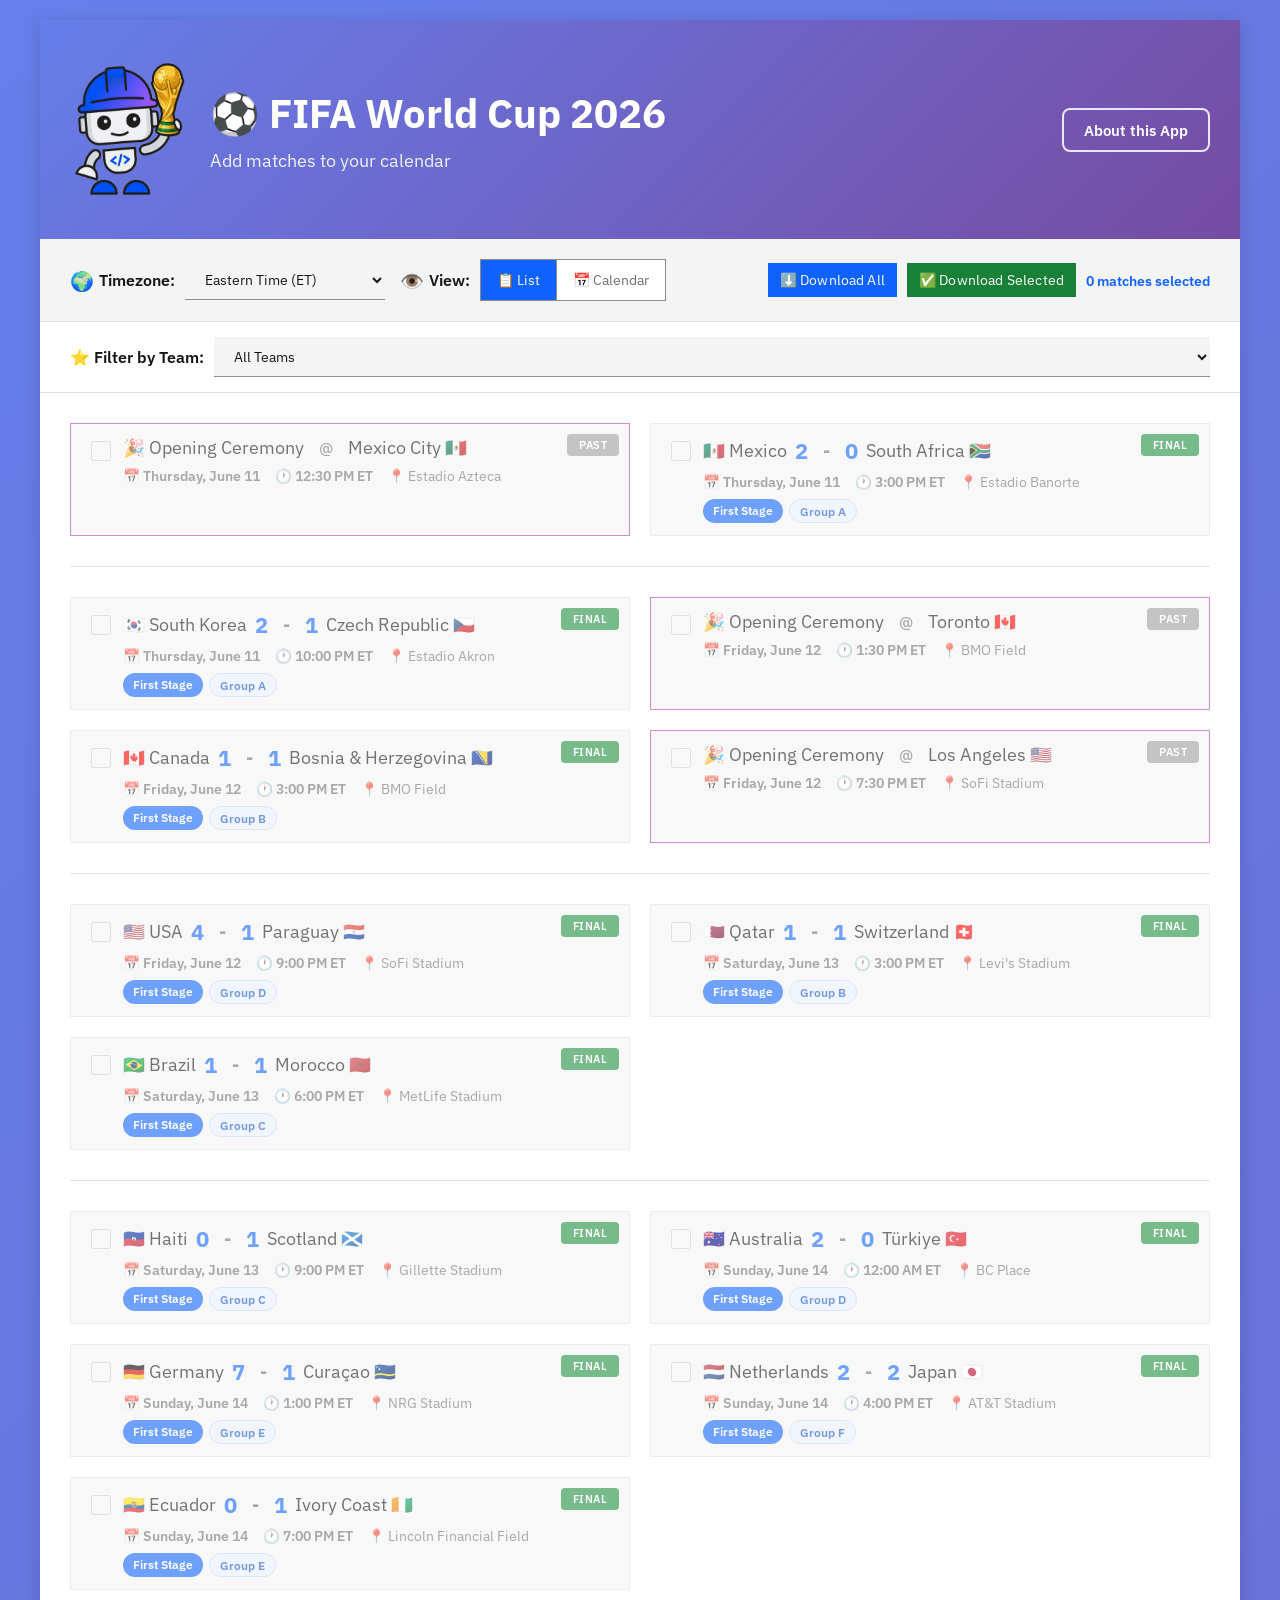
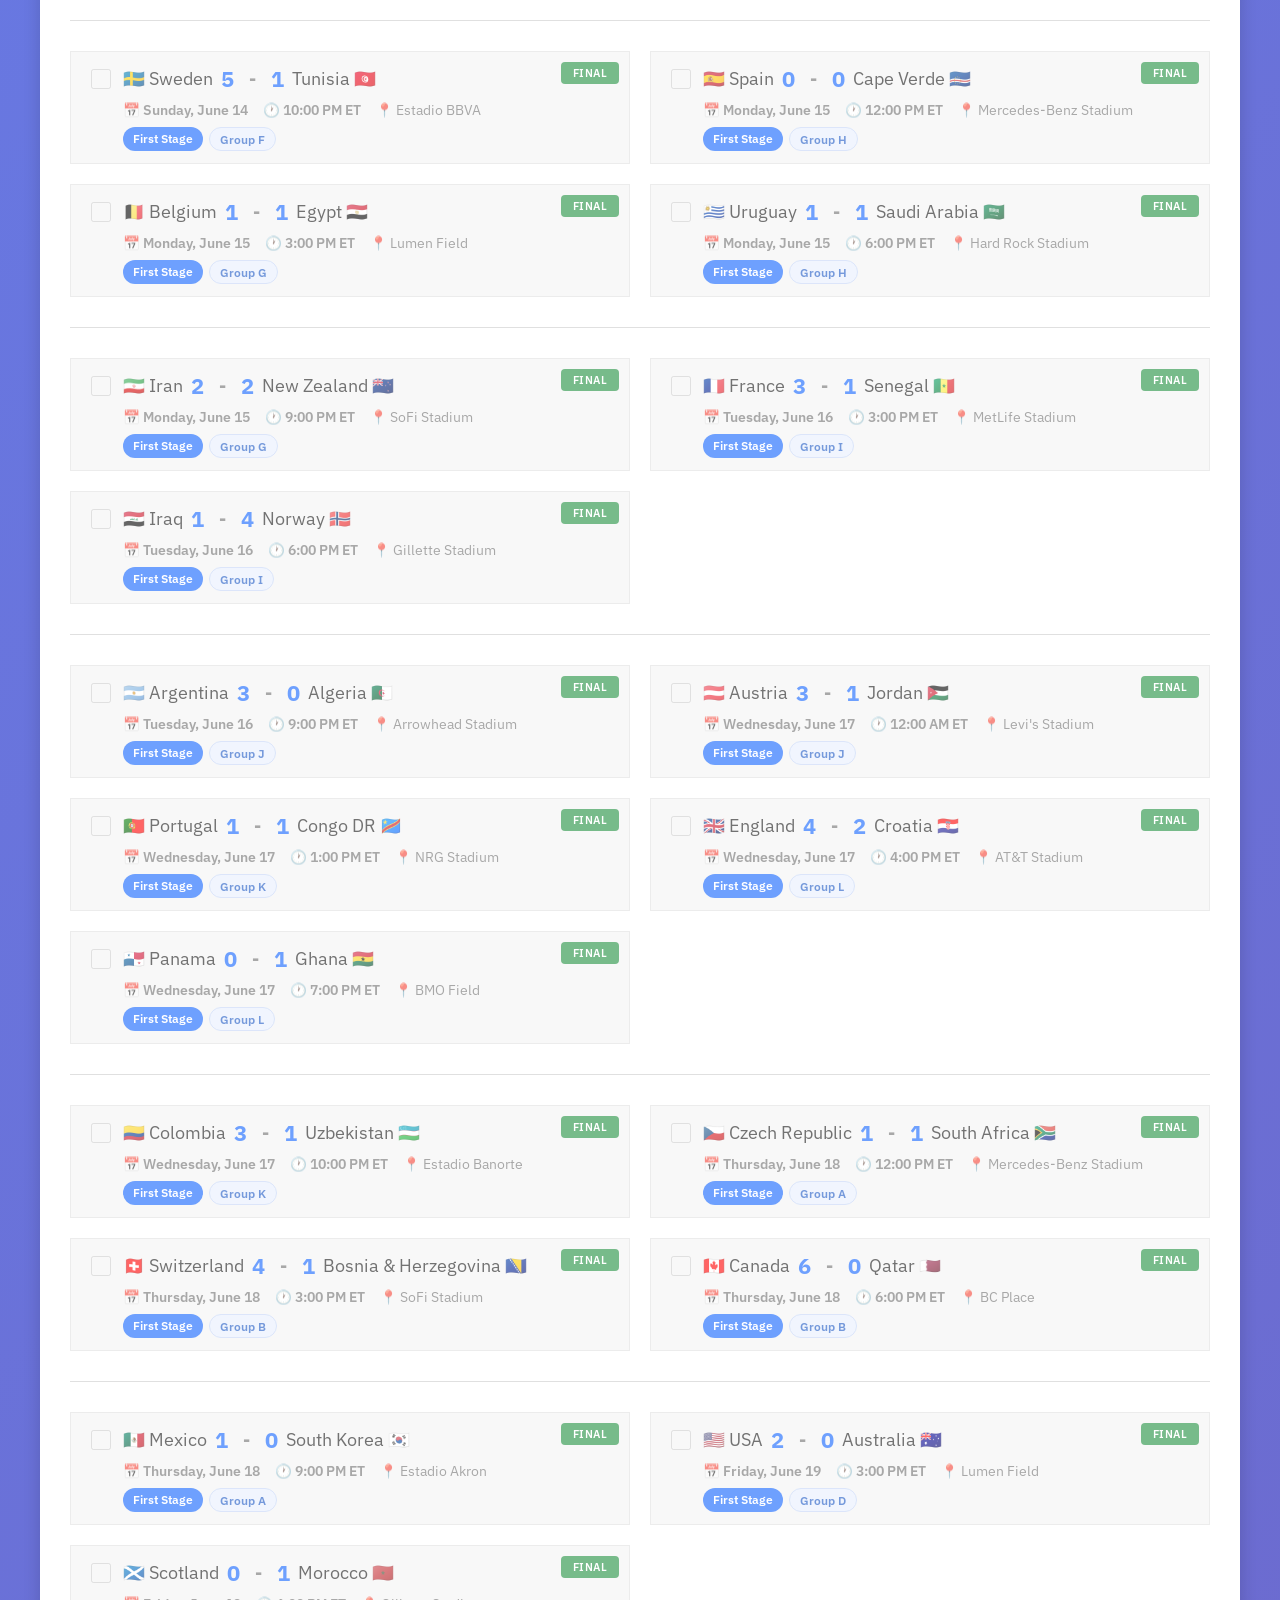
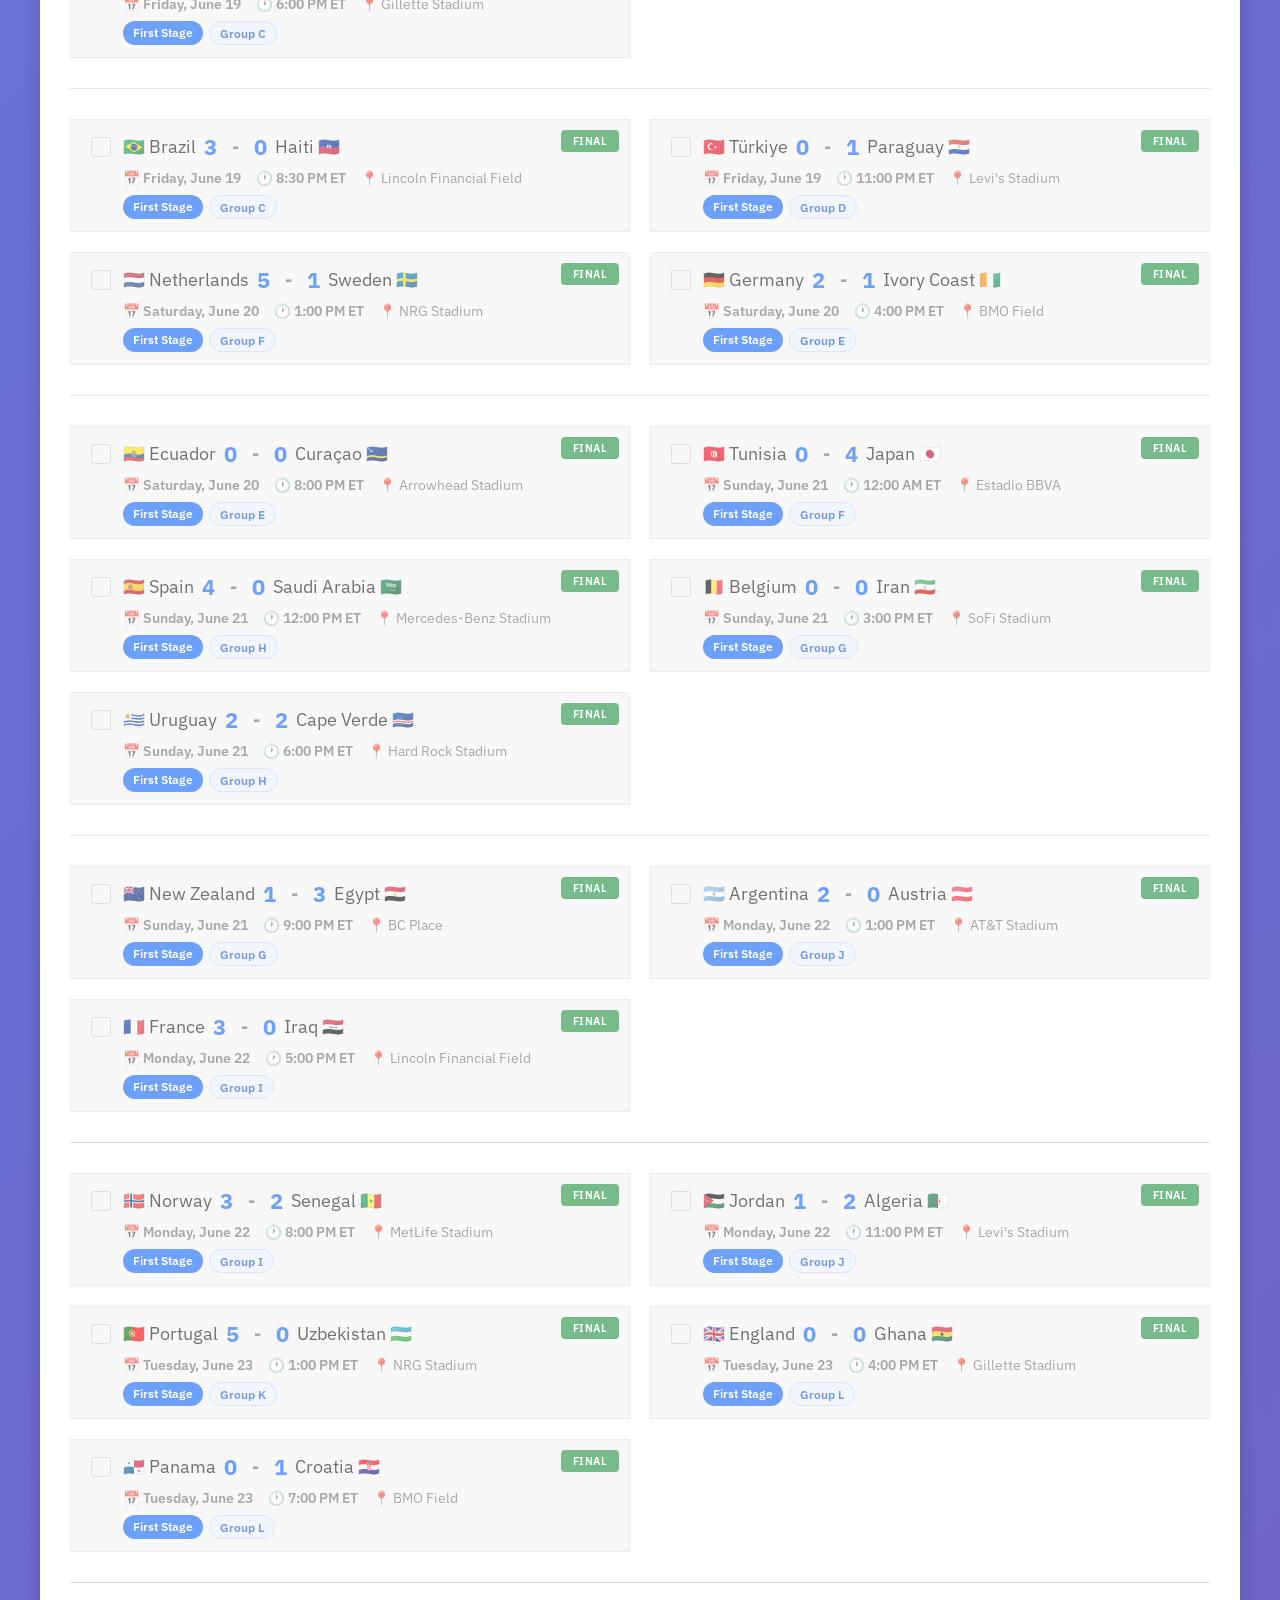
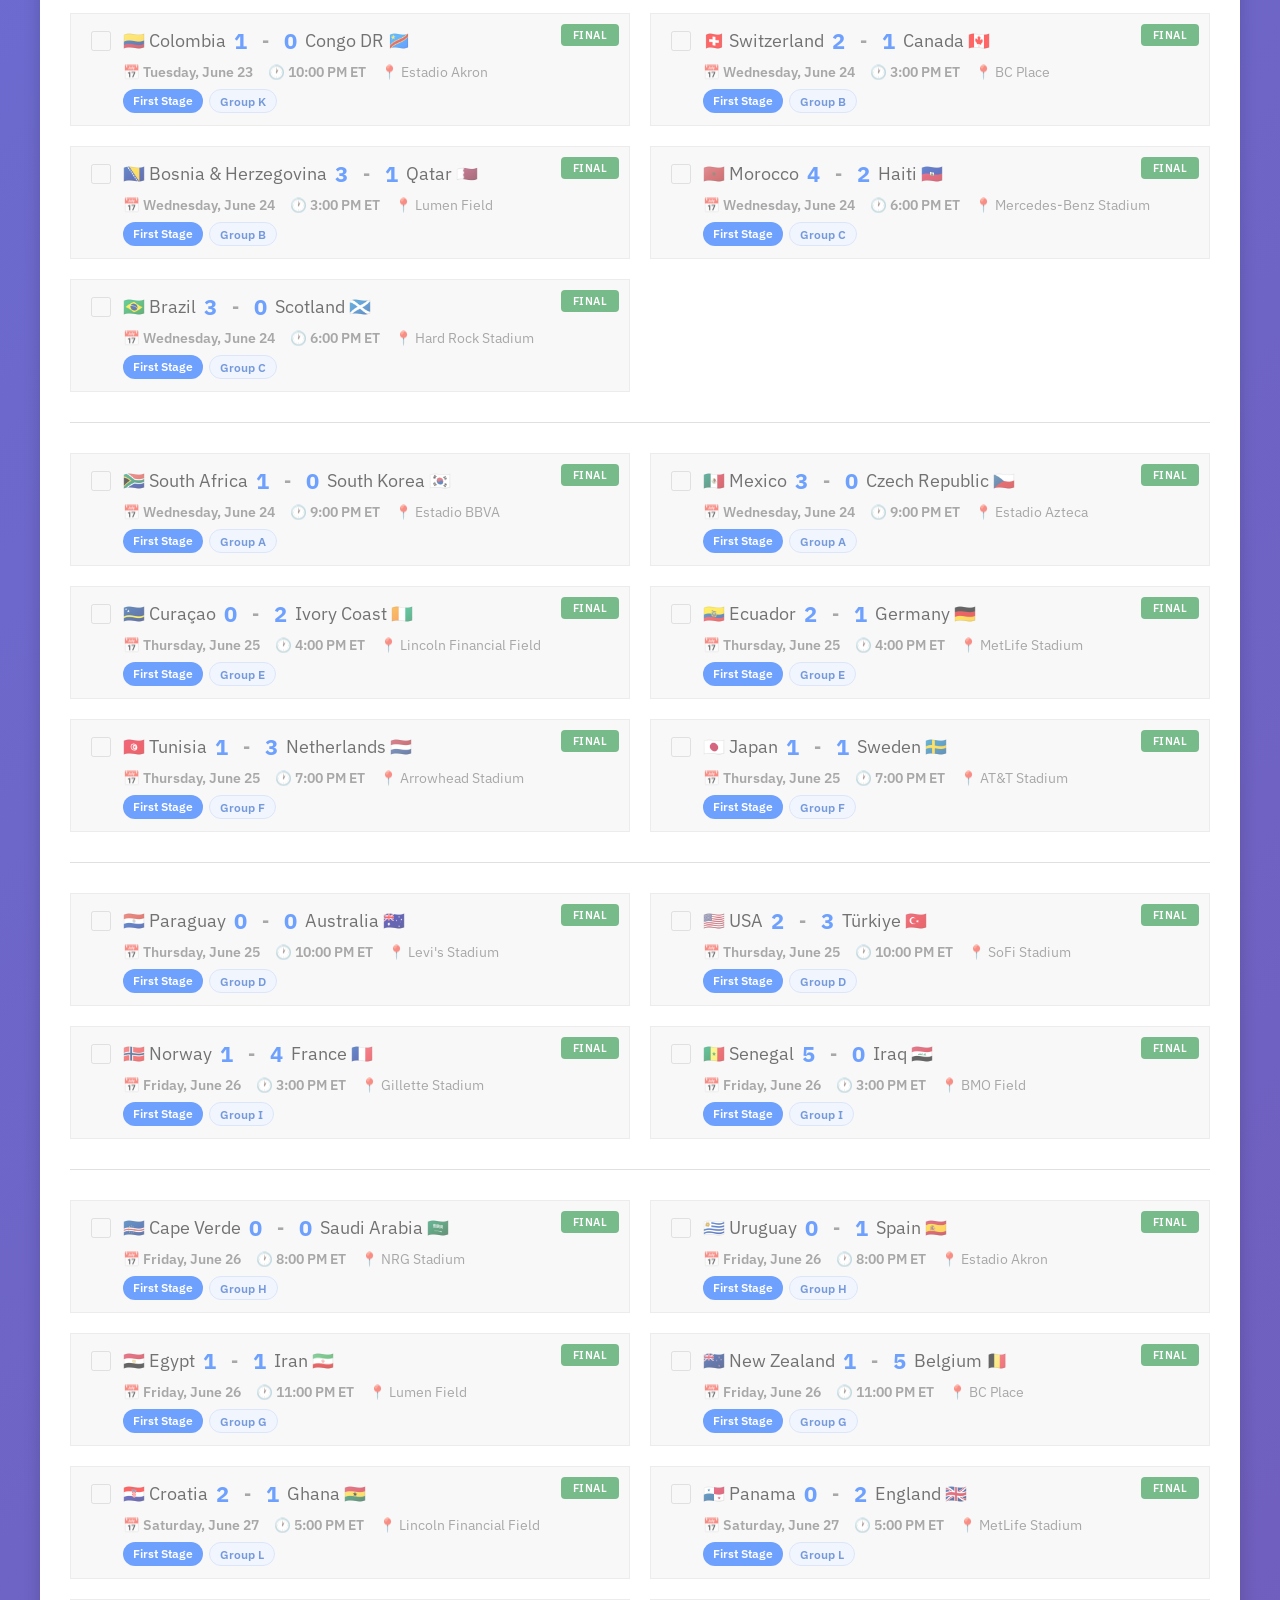
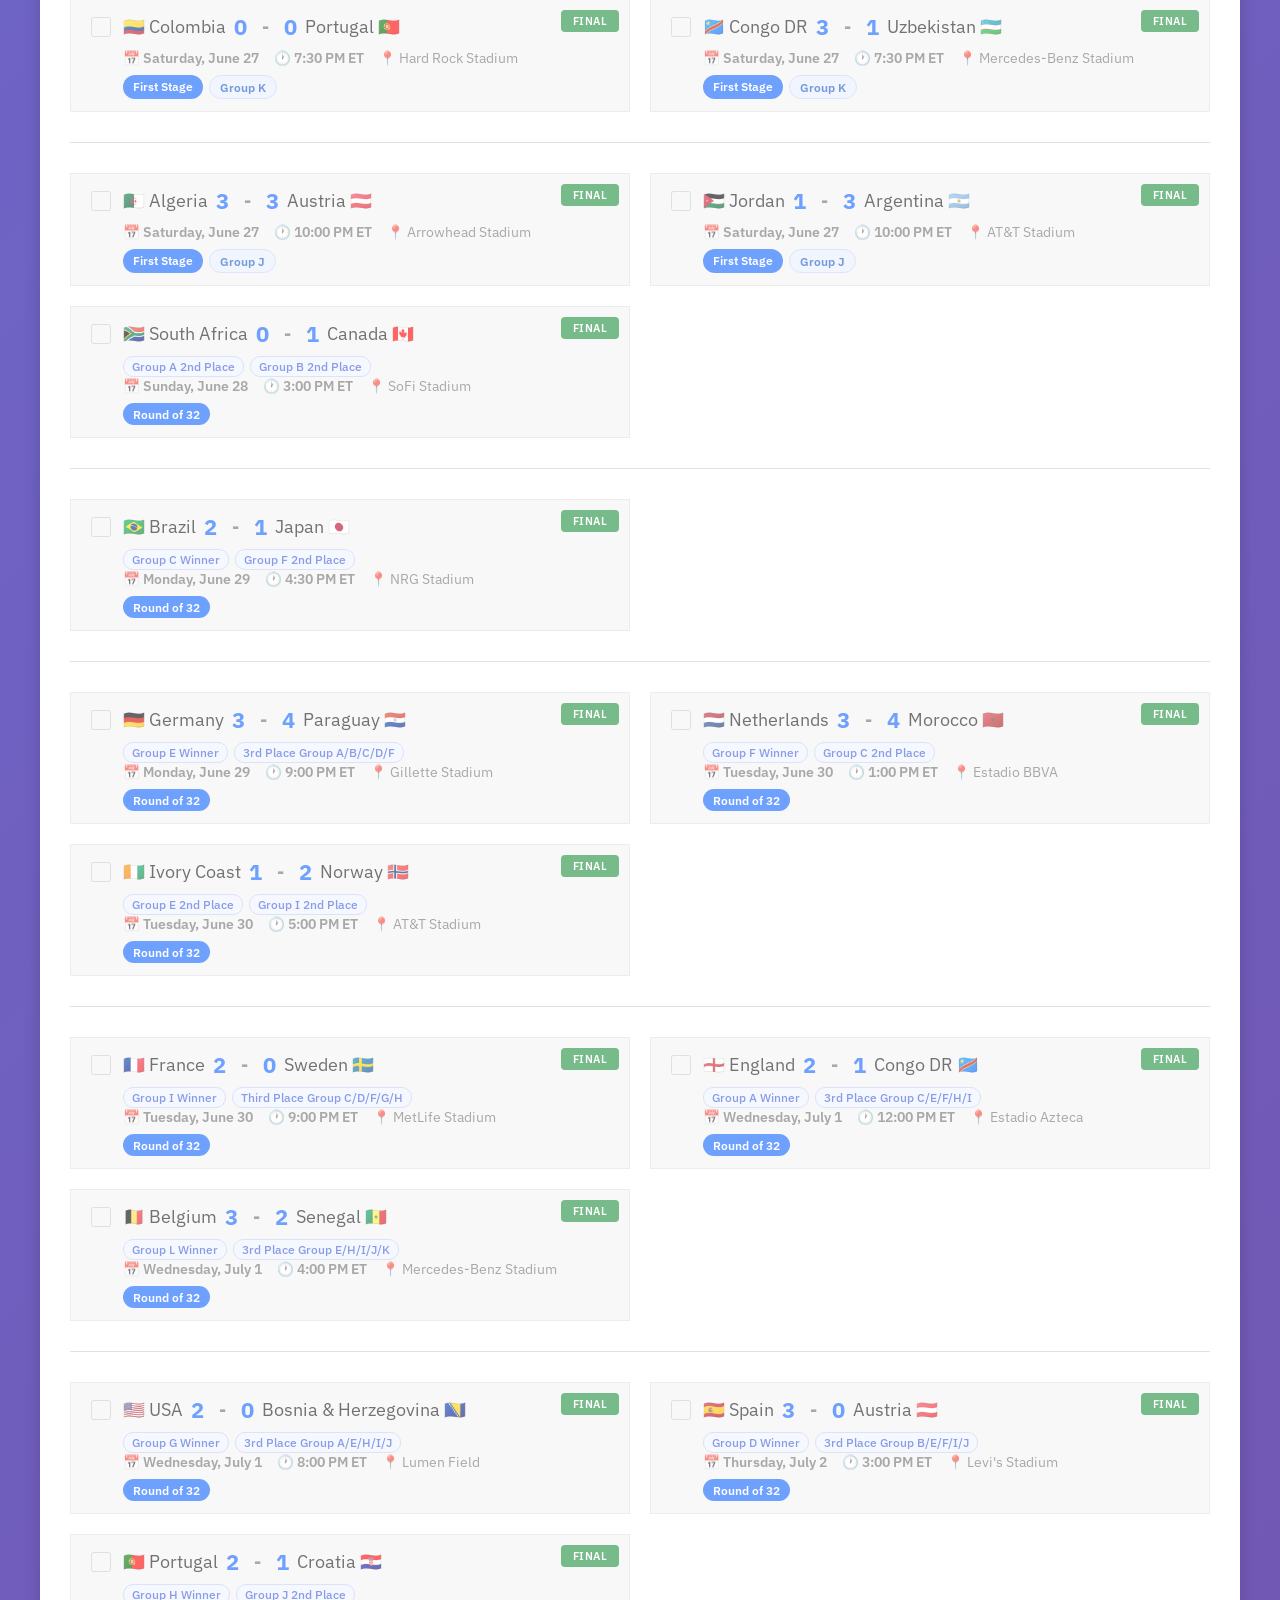
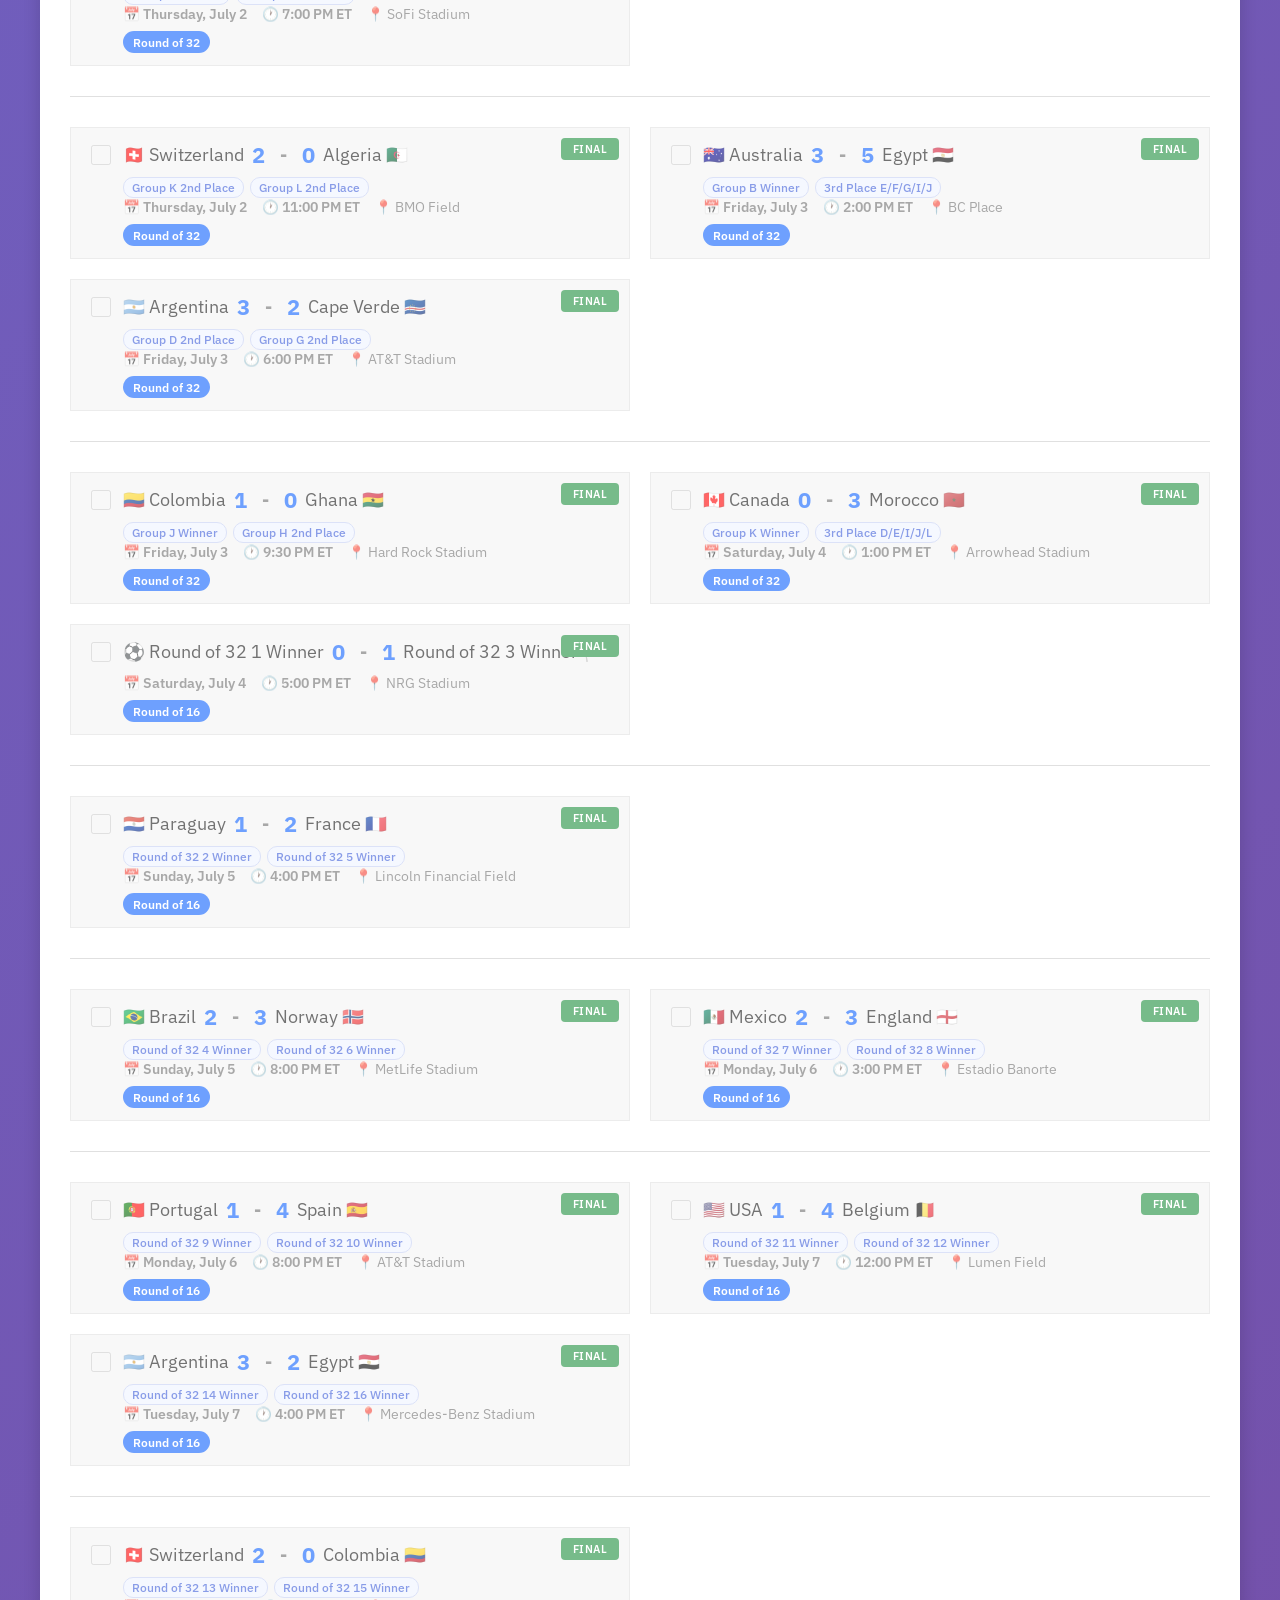
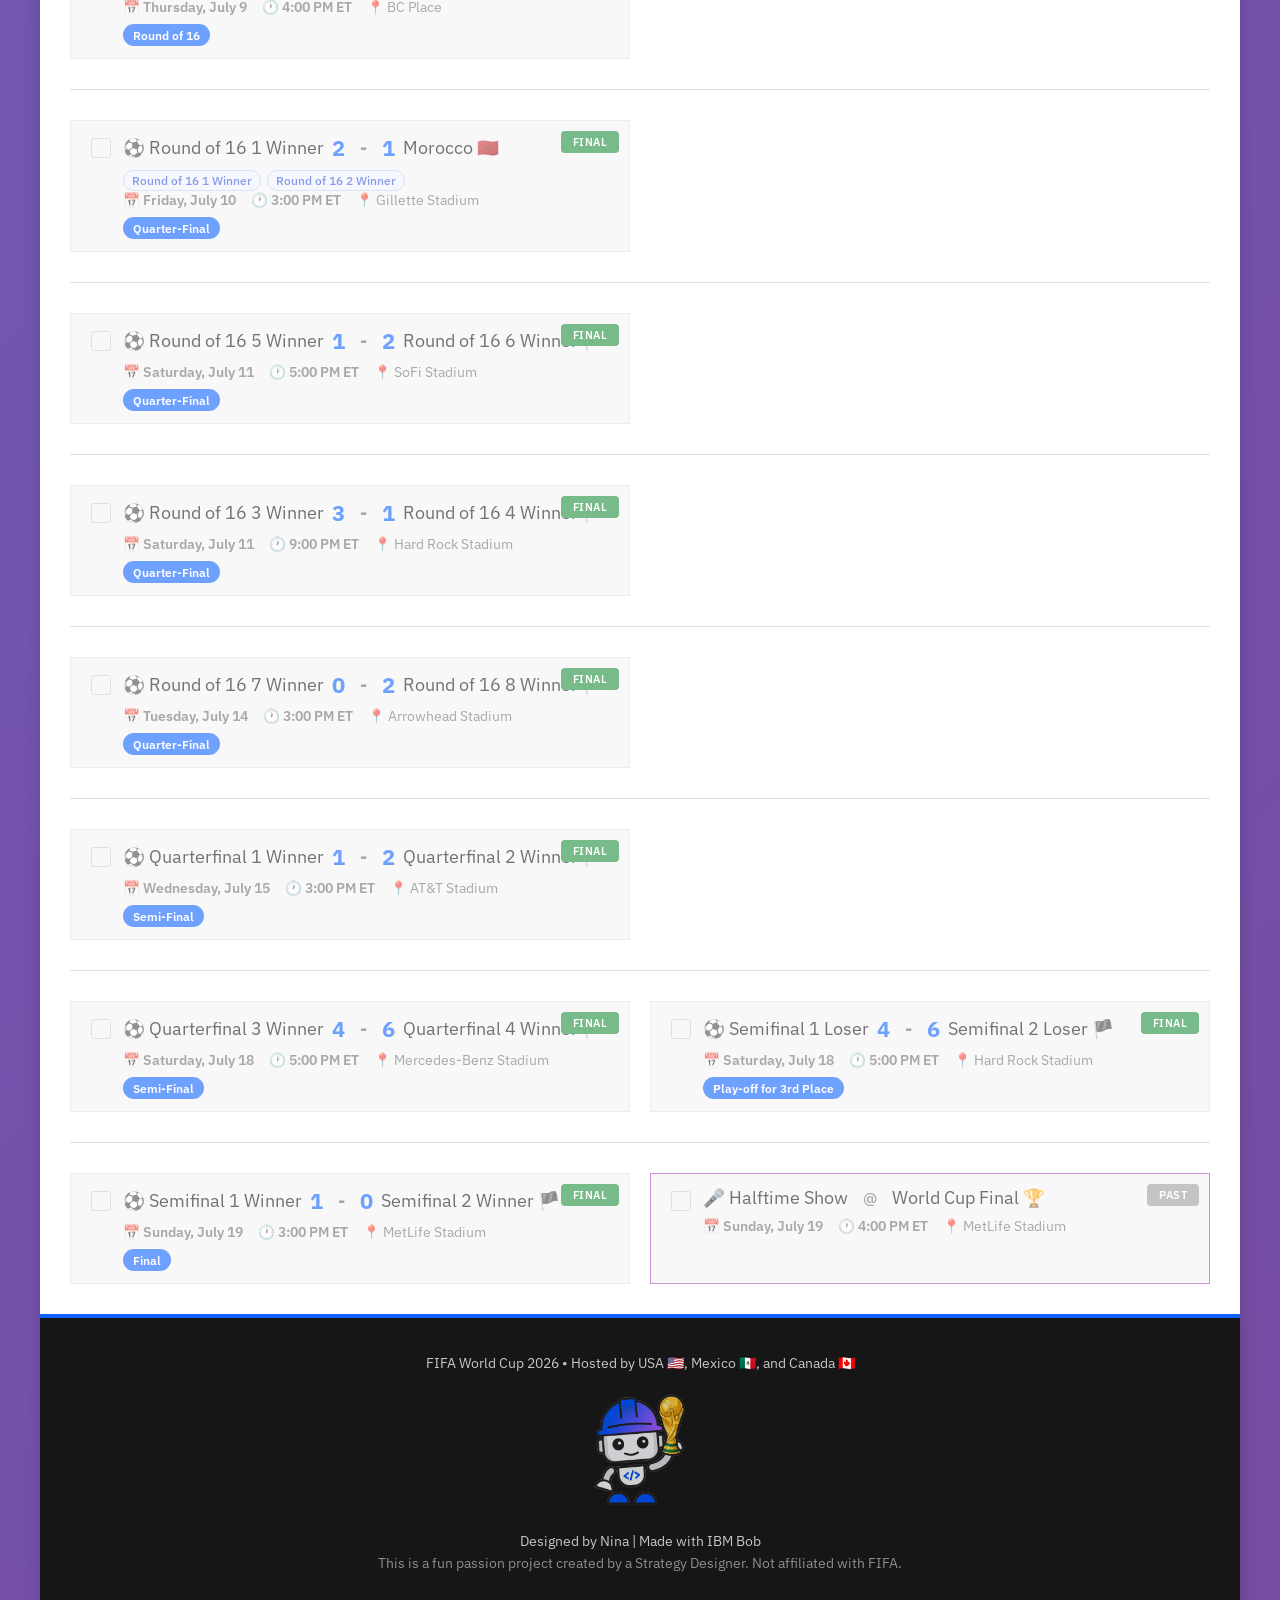
<file: index.html>
<!DOCTYPE html>
<html lang="en">
<head>
    <meta charset="UTF-8">
    <meta name="viewport" content="width=device-width, initial-scale=1.0">
    <title>FIFA World Cup 2026 - Calendar</title>
    <link rel="preconnect" href="https://fonts.googleapis.com">
    <link rel="preconnect" href="https://fonts.gstatic.com" crossorigin>
    <link href="https://fonts.googleapis.com/css2?family=IBM+Plex+Sans:wght@300;400;600;700&display=swap" rel="stylesheet">
    <link rel="stylesheet" href="styles.css">
</head>
<body>
    <div class="container">
        <!-- Header -->
        <header class="header">
            <div class="header-content">
                <img src="Bob at the World Cup.png" alt="Bob at the World Cup" class="header-logo">
                <div class="header-text">
                    <h1>⚽ FIFA World Cup 2026</h1>
                    <p class="subtitle">Add matches to your calendar</p>
                </div>
                <a href="about.html" class="btn-about">About this App</a>
            </div>
        </header>

        <!-- Controls Section -->
        <section class="controls">
            <div class="control-group">
                <label for="timezone-selector">
                    <span class="label-icon">🌍</span>
                    Timezone:
                </label>
                <select id="timezone-selector" class="timezone-select">
                    <option value="America/New_York">Eastern Time (ET)</option>
                    <option value="America/Chicago">Central Time (CT)</option>
                    <option value="America/Denver">Mountain Time (MT)</option>
                    <option value="America/Los_Angeles">Pacific Time (PT)</option>
                    <option value="America/Anchorage">Alaska Time (AKT)</option>
                    <option value="Pacific/Honolulu">Hawaii Time (HST)</option>
                    <option value="America/Mexico_City">Mexico City (CST)</option>
                    <option value="America/Toronto">Toronto (ET)</option>
                    <option value="America/Vancouver">Vancouver (PT)</option>
                    <option value="Europe/London">London (GMT)</option>
                    <option value="Europe/Paris">Paris (CET)</option>
                    <option value="Europe/Berlin">Berlin (CET)</option>
                    <option value="Europe/Madrid">Madrid (CET)</option>
                    <option value="Europe/Rome">Rome (CET)</option>
                    <option value="Asia/Tokyo">Tokyo (JST)</option>
                    <option value="Asia/Seoul">Seoul (KST)</option>
                    <option value="Asia/Shanghai">Shanghai (CST)</option>
                    <option value="Asia/Dubai">Dubai (GST)</option>
                    <option value="Australia/Sydney">Sydney (AEDT)</option>
                    <option value="Pacific/Auckland">Auckland (NZDT)</option>
                    <option value="America/Sao_Paulo">São Paulo (BRT)</option>
                    <option value="America/Buenos_Aires">Buenos Aires (ART)</option>
                    <option value="Africa/Johannesburg">Johannesburg (SAST)</option>
                    <option value="Africa/Cairo">Cairo (EET)</option>
                </select>
            </div>

            <div class="control-group">
                <label for="view-toggle">
                    <span class="label-icon">👁️</span>
                    View:
                </label>
                <div class="view-toggle">
                    <button id="list-view-btn" class="view-btn active">
                        📋 List
                    </button>
                    <button id="calendar-view-btn" class="view-btn">
                        📅 Calendar
                    </button>
                </div>
            </div>

            <div class="control-group download-controls">
                <button id="download-all-btn" class="btn btn-primary btn-small">
                    ⬇️ Download All
                </button>
                <button id="download-selected-btn" class="btn btn-success btn-small">
                    ✅ Download Selected
                </button>
                <div id="selection-count" class="selection-count">
                    0 selected
                </div>
            </div>
        </section>

        <!-- Filter Section -->
        <section class="filter-section">
            <div class="team-filter-box">
                <label for="team-filter">⭐ Filter by Team:</label>
                <select id="team-filter" class="team-filter-select">
                    <option value="">All Teams</option>
                </select>
            </div>
        </section>

        <!-- List View -->
        <section id="list-view" class="list-view">
            <div id="matches-container" class="matches-container">
                <!-- Matches will be dynamically inserted here -->
            </div>
        </section>

        <!-- Calendar View -->
        <section id="calendar-view" class="calendar-view" style="display: none;">
            <div class="calendar-header">
                <button id="prev-month-btn" class="calendar-nav-btn">◀</button>
                <h2 id="calendar-month-year" class="calendar-title">June 2026</h2>
                <button id="next-month-btn" class="calendar-nav-btn">▶</button>
            </div>
            <div id="calendar-grid" class="calendar-grid">
                <!-- Calendar will be dynamically inserted here -->
            </div>
        </section>

        <!-- Footer -->
        <footer class="footer">
            <p>FIFA World Cup 2026 • Hosted by USA 🇺🇸, Mexico 🇲🇽, and Canada 🇨🇦</p>
            <img src="Bob at the World Cup.png" alt="Bob at the World Cup" class="footer-logo">
            <p class="footer-note">Designed by Nina | Made with IBM Bob</p>
            <p class="footer-disclaimer">This is a fun passion project created by a Strategy Designer. Not affiliated with FIFA.</p>
        </footer>
    </div>

    <!-- Match Detail Modal -->
    <div id="match-modal" class="modal" style="display: none;">
        <div class="modal-content">
            <span class="modal-close">&times;</span>
            <div id="modal-body">
                <!-- Match details will be inserted here -->
            </div>
        </div>
    </div>

    <!-- Scroll to top button -->
    <button class="scroll-top-btn" id="scroll-top-btn" aria-label="Scroll to top">↑</button>

    <!-- Scripts -->
    <script src="ics-generator.js"></script>
    <script src="app.js"></script>
    <script>
        // Scroll-to-top button behaviour
        const scrollBtn = document.getElementById('scroll-top-btn');
        window.addEventListener('scroll', () => {
            scrollBtn.classList.toggle('visible', window.scrollY > 300);
        });
        scrollBtn.addEventListener('click', () => {
            window.scrollTo({ top: 0, behavior: 'smooth' });
        });
    </script>
</body>
</html>
</file>
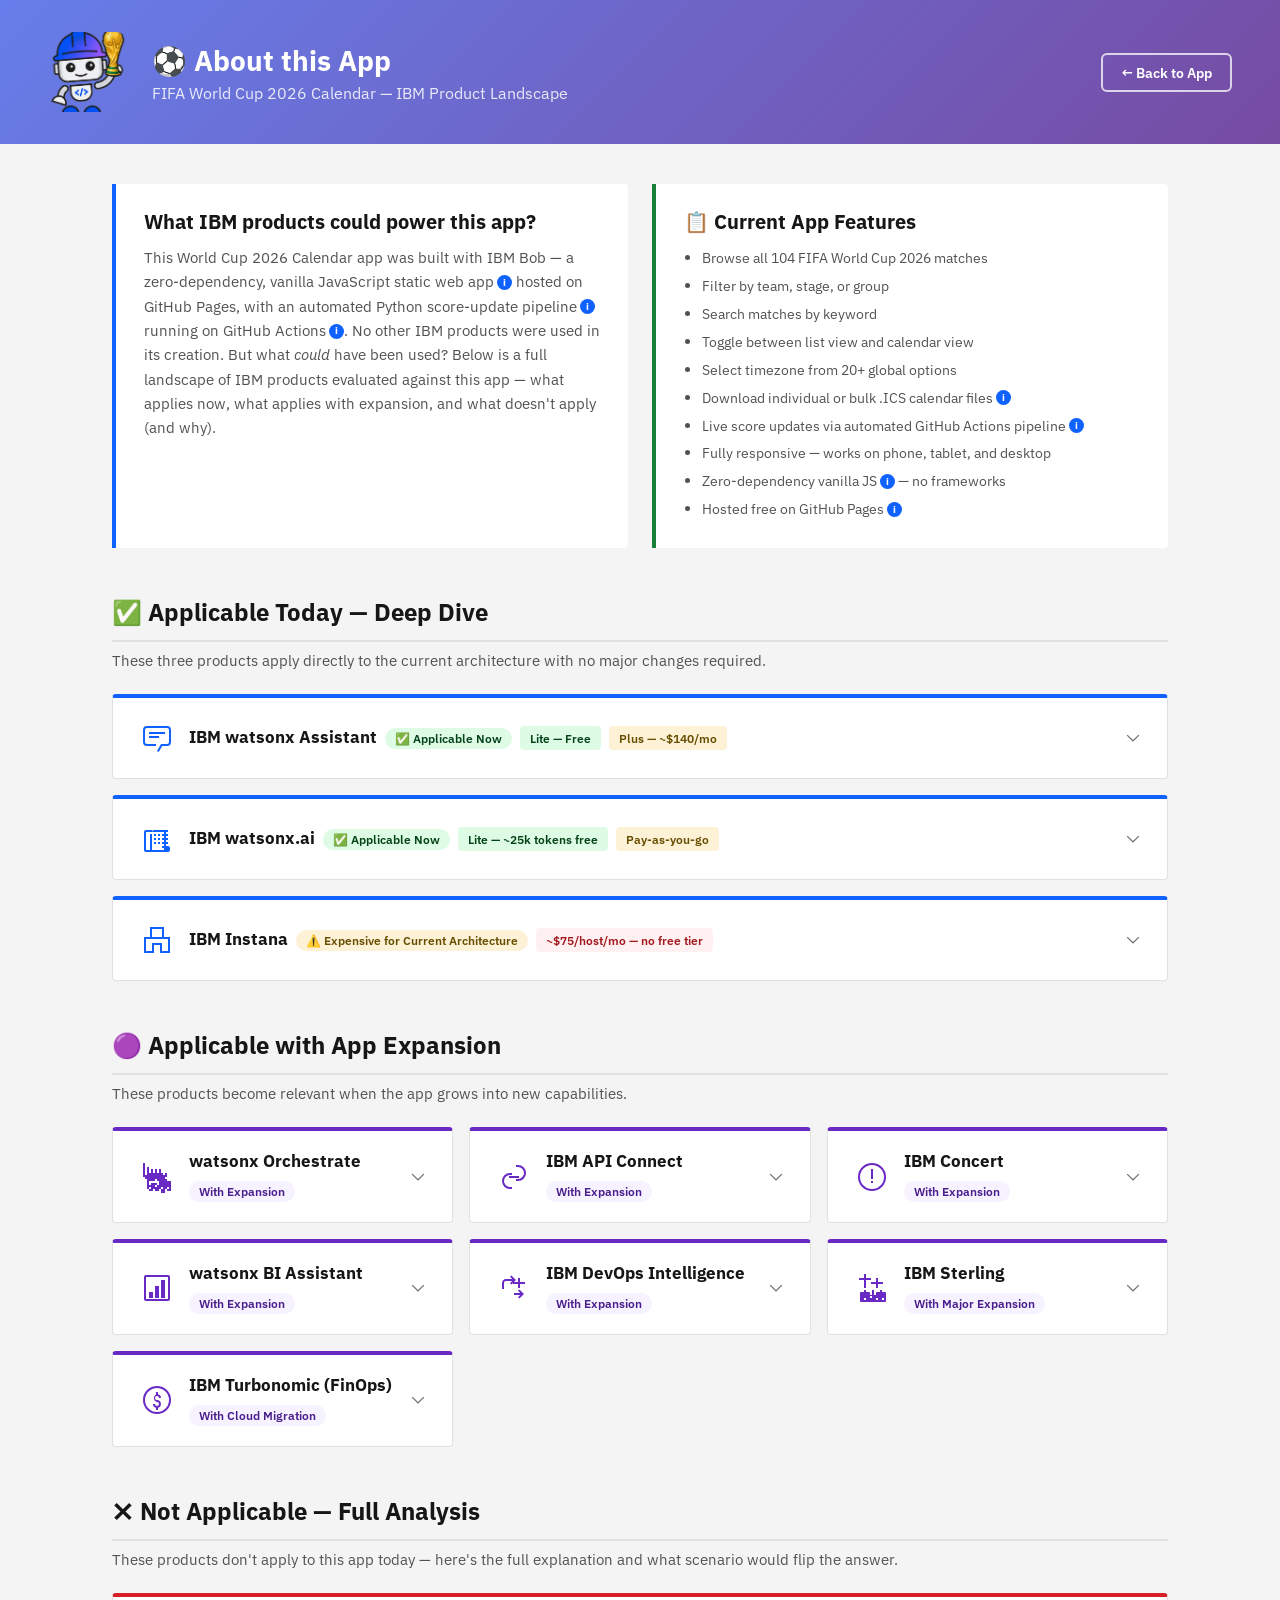
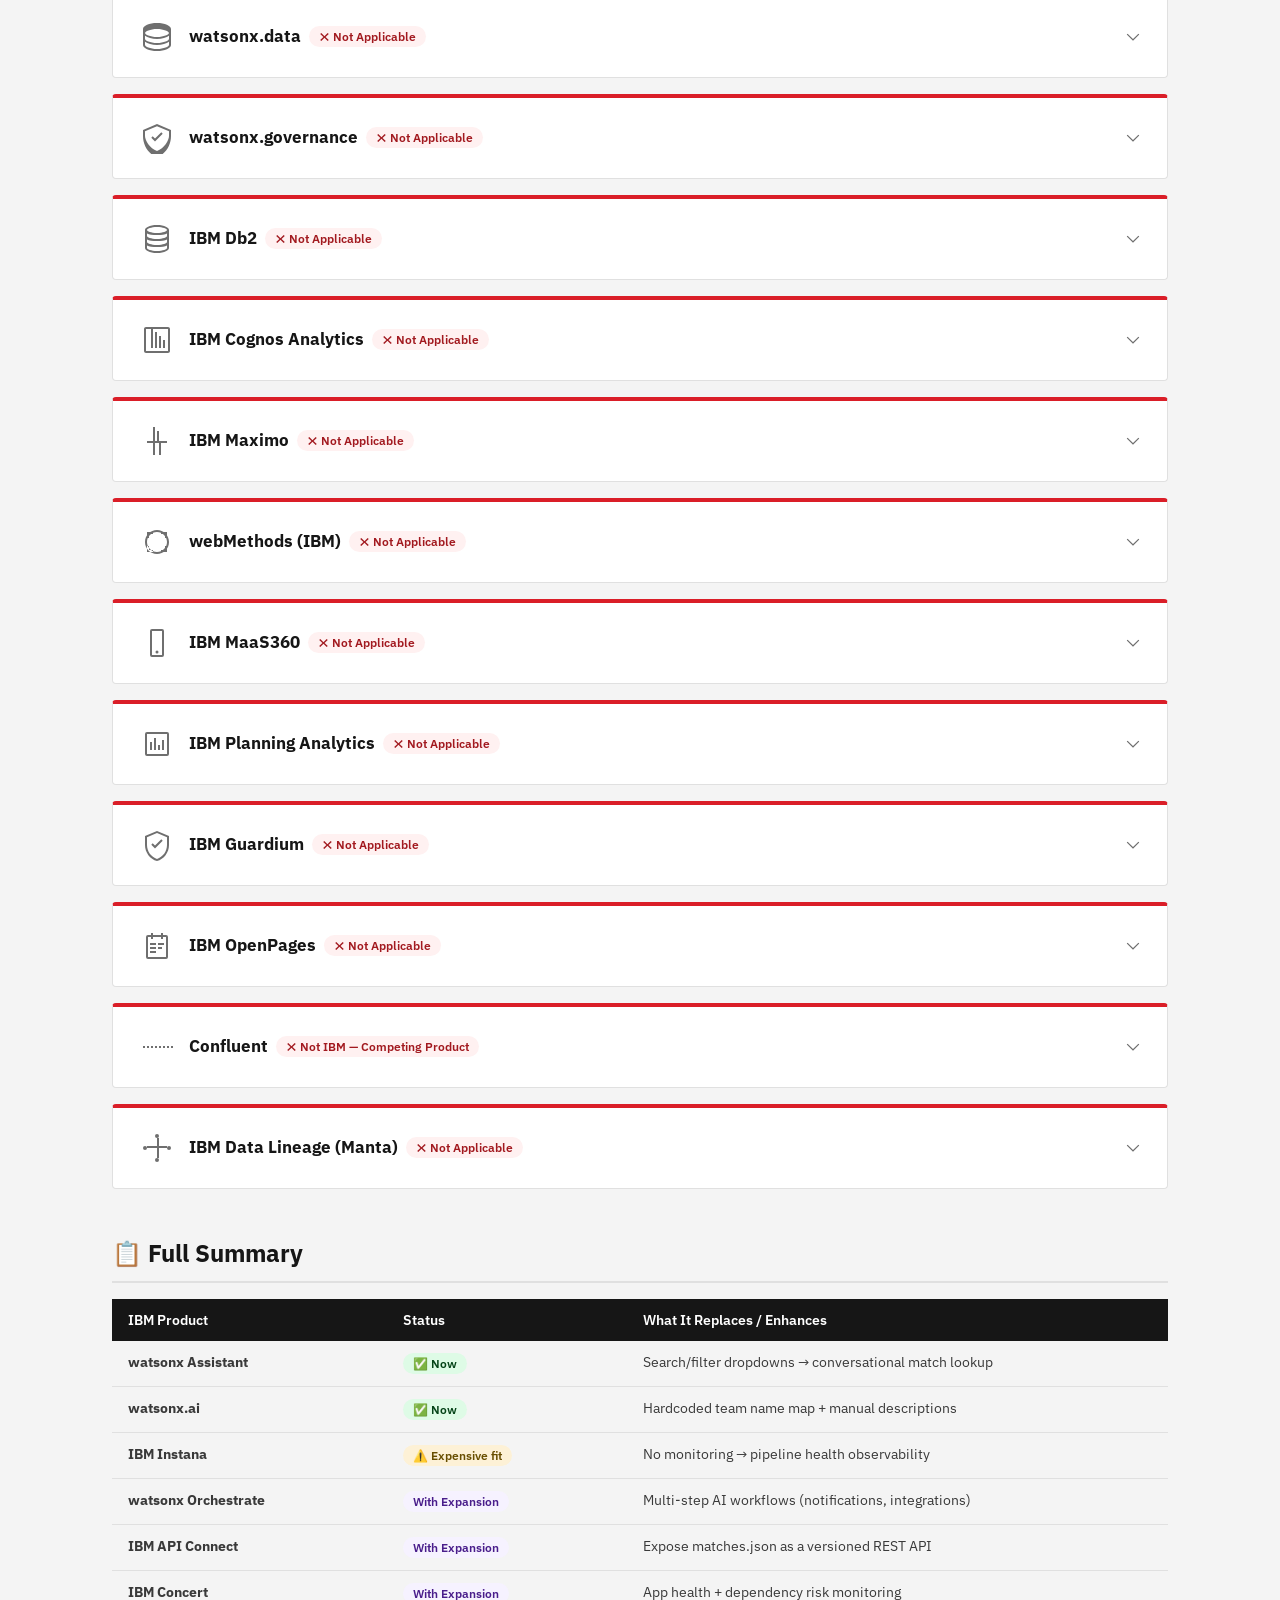
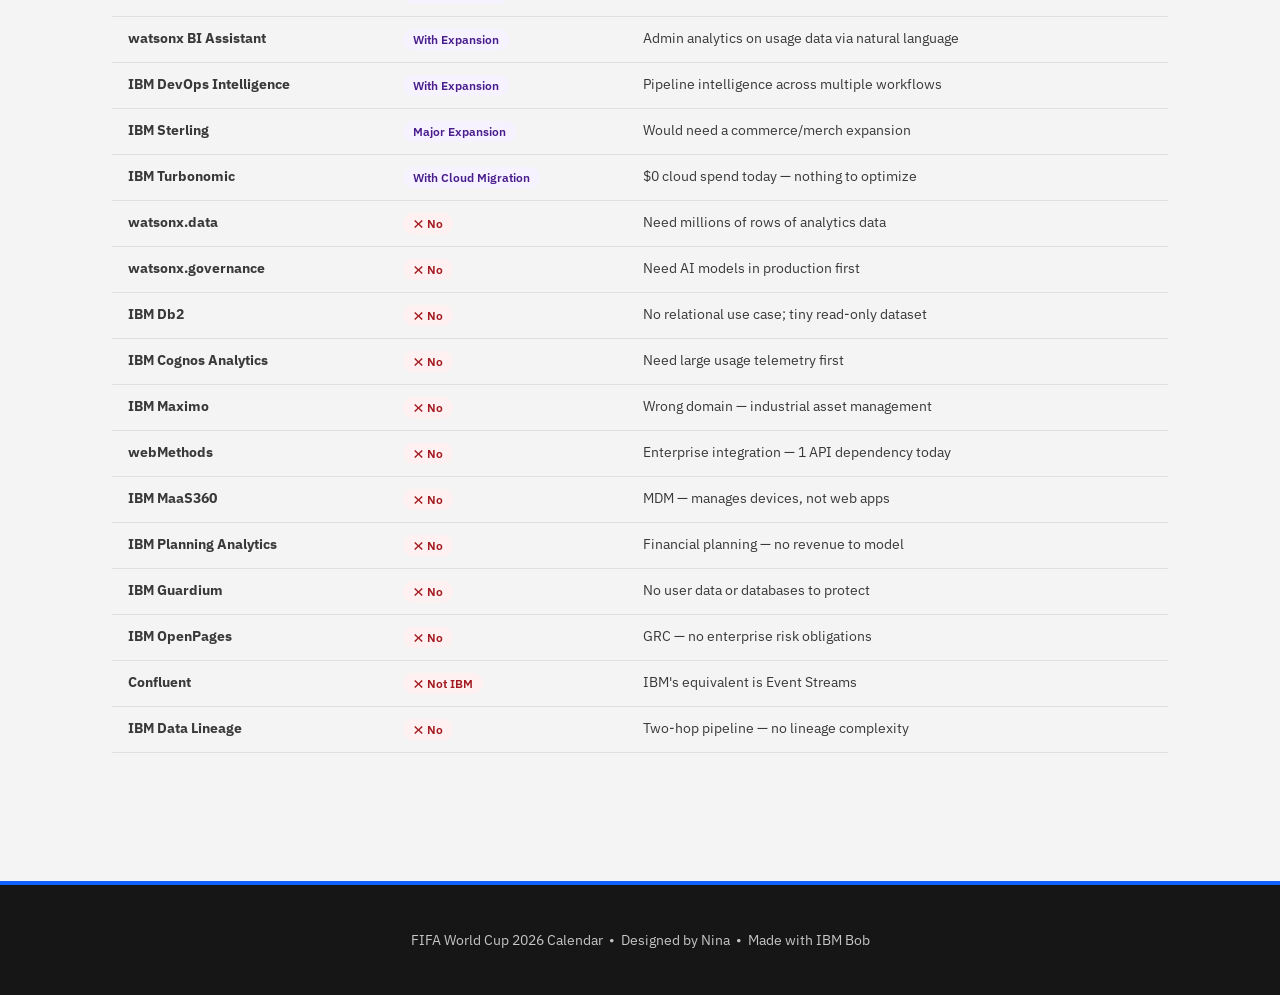
<file: about.html>
<!DOCTYPE html>
<html lang="en">
<head>
    <meta charset="UTF-8">
    <meta name="viewport" content="width=device-width, initial-scale=1.0">
    <title>About this App — FIFA World Cup 2026 Calendar</title>
    <link rel="preconnect" href="https://fonts.googleapis.com">
    <link rel="preconnect" href="https://fonts.gstatic.com" crossorigin>
    <link href="https://fonts.googleapis.com/css2?family=IBM+Plex+Sans:wght@300;400;600;700&display=swap" rel="stylesheet">
    <style>
        /* ── Page shell ── */
        body {
            background: #f4f4f4;
            margin: 0;
            font-family: 'IBM Plex Sans', -apple-system, BlinkMacSystemFont, 'Segoe UI', sans-serif;
        }

        /* ── Custom header ── */
        .about-header {
            background: linear-gradient(135deg, #667eea 0%, #764ba2 100%);
            padding: 32px 48px;
            display: flex;
            align-items: center;
            gap: 24px;
        }
        .about-header-logo {
            width: 80px;
            height: 80px;
            border-radius: 12px;
            object-fit: cover;
            flex-shrink: 0;
        }
        .about-header-text { flex: 1; }
        .about-header-text h1 {
            color: #fff;
            font-size: 1.75rem;
            font-weight: 700;
            margin: 0 0 4px;
        }
        .about-header-text p {
            color: rgba(255,255,255,0.85);
            margin: 0;
            font-size: 1rem;
        }
        .back-link {
            color: #fff;
            text-decoration: none;
            font-size: 0.9rem;
            font-weight: 600;
            border: 2px solid rgba(255,255,255,0.75);
            border-radius: 6px;
            padding: 8px 18px;
            white-space: nowrap;
            transition: background 0.2s;
        }
        .back-link:hover { background: rgba(255,255,255,0.2); }

        /* ── Content wrapper ── */
        .page-content {
            max-width: 1056px;
            margin: 0 auto;
            padding: 40px 24px 64px;
        }

        /* ── Intro side-by-side grid ── */
        .intro-grid {
            display: grid;
            grid-template-columns: 1fr 1fr;
            gap: 24px;
            margin-bottom: 40px;
        }
        @media (max-width: 672px) {
            .intro-grid { grid-template-columns: 1fr; }
        }

        /* ── Intro blurb ── */
        .intro-blurb {
            background: #fff;
            border-left: 4px solid #0f62fe;
            padding: 24px 28px;
            border-radius: 0 4px 4px 0;
        }
        .intro-blurb h2 {
            font-size: 1.25rem;
            font-weight: 700;
            margin: 0 0 10px;
            color: #161616;
        }
        .intro-blurb p {
            margin: 0;
            color: #525252;
            line-height: 1.6;
            font-size: 0.95rem;
        }

        /* ── Features card ── */
        .features-card {
            background: #fff;
            border-left: 4px solid #198038;
            padding: 24px 28px;
            border-radius: 0 4px 4px 0;
        }
        .features-card h2 {
            font-size: 1.25rem;
            font-weight: 700;
            margin: 0 0 10px;
            color: #161616;
        }
        .features-card ul {
            margin: 0;
            padding-left: 18px;
            color: #525252;
            line-height: 1.8;
            font-size: 0.9rem;
        }
        .features-card li { margin-bottom: 2px; }

        /* ── Section headings ── */
        .section-heading {
            font-size: 1.5rem;
            font-weight: 700;
            color: #161616;
            margin: 48px 0 8px;
            padding-bottom: 12px;
            border-bottom: 2px solid #e0e0e0;
        }
        .section-subheading {
            color: #525252;
            font-size: 0.95rem;
            margin: 0 0 24px;
        }

        /* ── Product grid ── */
        .product-grid {
            display: grid;
            grid-template-columns: repeat(auto-fill, minmax(300px, 1fr));
            gap: 16px;
            margin-top: 16px;
        }
        .product-grid.single-col {
            grid-template-columns: 1fr;
        }

        /* ── Product card / Accordion ── */
        .product-card {
            background: #fff;
            border: 1px solid #e0e0e0;
            border-radius: 4px;
            display: flex;
            flex-direction: column;
        }
        .product-card.featured { border-top: 4px solid #0f62fe; }
        .product-card.expansion { border-top: 4px solid #6929c4; }
        .product-card.not-applicable { border-top: 4px solid #da1e28; }

        /* ── Accordion trigger (always visible) ── */
        .accordion-trigger {
            display: flex;
            align-items: center;
            gap: 12px;
            padding: 20px 24px;
            cursor: pointer;
            user-select: none;
            background: none;
            border: none;
            width: 100%;
            text-align: left;
            font-family: inherit;
        }
        .accordion-trigger:hover { background: #f9f9f9; }
        .product-pictogram {
            width: 40px;
            height: 40px;
            flex-shrink: 0;
            display: flex;
            align-items: center;
            justify-content: center;
        }
        .product-pictogram svg {
            width: 32px;
            height: 32px;
            fill: #0f62fe;
        }
        .product-card.not-applicable .product-pictogram svg { fill: #6f6f6f; }
        .product-card.expansion .product-pictogram svg { fill: #6929c4; }

        .accordion-title-area {
            flex: 1;
            display: flex;
            align-items: center;
            flex-wrap: wrap;
            gap: 8px;
        }
        .product-card-title {
            font-size: 1.05rem;
            font-weight: 700;
            color: #161616;
            margin: 0;
            line-height: 1.3;
        }

        /* ── Tag badges ── */
        .tag {
            display: inline-flex;
            align-items: center;
            gap: 4px;
            padding: 3px 10px;
            border-radius: 24px;
            font-size: 0.75rem;
            font-weight: 600;
            white-space: nowrap;
            flex-shrink: 0;
        }
        .tag-green  { background: #defbe6; color: #044317; }
        .tag-yellow { background: #fdf1d6; color: #684e00; }
        .tag-red    { background: #fff1f1; color: #a2191f; }
        .tag-purple { background: #f6f2ff; color: #491d8b; }

        /* ── Chevron ── */
        .accordion-chevron {
            width: 20px;
            height: 20px;
            flex-shrink: 0;
            transition: transform 0.2s ease;
            fill: #6f6f6f;
        }
        .product-card.open .accordion-chevron {
            transform: rotate(180deg);
        }

        /* ── Accordion body (hidden by default) ── */
        .accordion-body {
            max-height: 0;
            overflow: hidden;
            transition: max-height 0.3s ease;
        }
        .product-card.open .accordion-body {
            max-height: 2000px;
        }
        .accordion-body-inner {
            padding: 0 24px 24px;
            display: flex;
            flex-direction: column;
            gap: 8px;
        }

        /* ── Card body text ── */
        .card-section-label {
            font-size: 0.7rem;
            font-weight: 700;
            text-transform: uppercase;
            letter-spacing: 0.08em;
            color: #6f6f6f;
            margin: 8px 0 4px;
        }
        .card-text {
            font-size: 0.875rem;
            color: #393939;
            line-height: 1.6;
            margin: 0;
        }
        .card-text ul {
            margin: 6px 0 0;
            padding-left: 18px;
        }
        .card-text li { margin-bottom: 4px; }
        .card-divider {
            border: none;
            border-top: 1px solid #e0e0e0;
            margin: 4px 0;
        }

        /* ── Cost badge strip ── */
        .cost-strip {
            display: flex;
            gap: 8px;
            flex-wrap: wrap;
        }
        .cost-badge {
            background: #e8f4fd;
            color: #0043ce;
            border-radius: 4px;
            padding: 4px 10px;
            font-size: 0.78rem;
            font-weight: 600;
        }
        .cost-badge.free { background: #defbe6; color: #044317; }
        .cost-badge.paid { background: #fdf1d6; color: #684e00; }
        .cost-badge.enterprise { background: #fff1f1; color: #a2191f; }

        /* ── Summary table ── */
        .summary-table {
            width: 100%;
            border-collapse: collapse;
            margin-top: 16px;
            font-size: 0.875rem;
        }
        .summary-table th {
            background: #161616;
            color: #fff;
            padding: 12px 16px;
            text-align: left;
            font-weight: 600;
        }
        .summary-table td {
            padding: 12px 16px;
            border-bottom: 1px solid #e0e0e0;
            vertical-align: top;
            color: #393939;
        }
        .summary-table tr:nth-child(even) td { background: #f4f4f4; }
        .summary-table tr:hover td { background: #e8e8e8; }

        /* ── Footer ── */
        .about-footer {
            text-align: center;
            padding: 32px 24px;
            border-top: 4px solid #0f62fe;
            color: #c6c6c6;
            margin-top: 64px;
            background: #161616;
            font-size: 0.875rem;
        }

        /* ── Scroll to top ── */
        .scroll-top-btn {
            position: fixed;
            bottom: 32px;
            right: 32px;
            width: 48px;
            height: 48px;
            border-radius: 50%;
            background: #0f62fe;
            color: white;
            border: none;
            cursor: pointer;
            display: flex;
            align-items: center;
            justify-content: center;
            font-size: 1.25rem;
            box-shadow: 0 4px 12px rgba(0,0,0,0.3);
            opacity: 0;
            pointer-events: none;
            transition: opacity 0.2s ease;
            z-index: 999;
            line-height: 1;
            font-family: inherit;
        }
        .scroll-top-btn.visible { opacity: 1; pointer-events: auto; }
        .scroll-top-btn:hover { background: #0043ce; }

        /* ── Info tooltip ── */
        .info-term {
            position: relative;
            display: inline;
        }
        .info-term .info-icon {
            display: inline-flex;
            align-items: center;
            justify-content: center;
            width: 15px;
            height: 15px;
            border-radius: 50%;
            background: #0f62fe;
            color: #fff;
            font-size: 0.6rem;
            font-weight: 700;
            font-style: normal;
            margin-left: 3px;
            cursor: help;
            vertical-align: middle;
            line-height: 1;
            position: relative;
            top: -1px;
        }
        .info-term .info-tooltip {
            display: none;
            position: fixed;
            background: #161616;
            color: #f4f4f4;
            font-size: 0.8rem;
            font-weight: 400;
            line-height: 1.5;
            padding: 10px 14px;
            border-radius: 4px;
            width: max-content;
            max-width: 300px;
            z-index: 9999;
            box-shadow: 0 4px 12px rgba(0,0,0,0.25);
            pointer-events: none;
            white-space: normal;
        }
        .info-term:hover .info-tooltip {
            display: block;
        }
        .info-term:hover .info-highlight {
            background: #d0e2ff;
            border-radius: 2px;
        }

        /* ── Responsive ── */
        @media (max-width: 672px) {
            .about-header { padding: 24px 20px; flex-wrap: wrap; }
            .about-header-text h1 { font-size: 1.3rem; }
            .page-content { padding: 24px 16px 48px; }
            .product-grid { grid-template-columns: 1fr; }
            .info-term .info-tooltip {
                max-width: 220px;
                font-size: 0.75rem;
            }
        }
    </style>
</head>
<body>

<!-- PAGE HEADER -->
<header class="about-header">
    <img src="Bob at the World Cup.png" alt="Bob at the World Cup" class="about-header-logo">
    <div class="about-header-text">
        <h1>⚽ About this App</h1>
        <p>FIFA World Cup 2026 Calendar — IBM Product Landscape</p>
    </div>
    <a href="index.html" class="back-link">← Back to App</a>
</header>

<!-- MAIN CONTENT -->
<main class="page-content">

    <!-- Intro — side by side -->
    <div class="intro-grid">
        <div class="intro-blurb">
            <h2>What IBM products could power this app?</h2>
            <p>
                This World Cup 2026 Calendar app was built with IBM Bob — a <span class="info-term"><span class="info-highlight">zero-dependency, vanilla JavaScript static web app</span><span class="info-icon">i</span><span class="info-tooltip">An app built with plain JavaScript (no extra libraries or frameworks like React/Angular), that doesn't require a server to run — it's just HTML, CSS, and JS files served directly to your browser, like a PDF you can open anywhere.</span></span>
                hosted on GitHub Pages, with an <span class="info-term"><span class="info-highlight">automated Python score-update pipeline</span><span class="info-icon">i</span><span class="info-tooltip">A small Python script that runs on a schedule (like a timer) to automatically fetch live match scores from a sports data website and update the app's match data — no human has to do it manually.</span></span> running on <span class="info-term"><span class="info-highlight">GitHub Actions</span><span class="info-icon">i</span><span class="info-tooltip">A free service from GitHub that runs your code automatically on a schedule or when something changes — like a robot assistant that wakes up every 30 minutes to check for new scores.</span></span>.
                No other IBM products were used in its creation. But what <em>could</em> have been used?
                Below is a full landscape of IBM products evaluated against this app — what applies now, what applies
                with expansion, and what doesn't apply (and why).
            </p>
        </div>
        <div class="features-card">
            <h2>📋 Current App Features</h2>
            <ul>
                <li>Browse all 104 FIFA World Cup 2026 matches</li>
                <li>Filter by team, stage, or group</li>
                <li>Search matches by keyword</li>
                <li>Toggle between list view and calendar view</li>
                <li>Select timezone from 20+ global options</li>
                <li>Download individual or bulk <span class="info-term"><span class="info-highlight">.ICS calendar files</span><span class="info-icon">i</span><span class="info-tooltip">A universal calendar file format — when you download one and open it, it automatically adds the event to Apple Calendar, Google Calendar, Outlook, or any calendar app. Like a digital invite.</span></span></li>
                <li>Live score updates via <span class="info-term"><span class="info-highlight">automated GitHub Actions pipeline</span><span class="info-icon">i</span><span class="info-tooltip">A scheduled script that runs automatically on GitHub's servers — every 30 minutes during matches, it fetches the latest scores from a sports data API and updates the app. No one has to push a button.</span></span></li>
                <li>Fully responsive — works on phone, tablet, and desktop</li>
                <li><span class="info-term"><span class="info-highlight">Zero-dependency vanilla JS</span><span class="info-icon">i</span><span class="info-tooltip">Built with plain JavaScript and no external libraries — the app doesn't rely on React, Angular, Vue, or any framework. Fewer moving parts means fewer things that can break.</span></span> — no frameworks</li>
                <li>Hosted free on <span class="info-term"><span class="info-highlight">GitHub Pages</span><span class="info-icon">i</span><span class="info-tooltip">A free hosting service from GitHub that turns your code repository into a live website — no server management, no hosting fees. Perfect for static sites like this one.</span></span></li>
            </ul>
        </div>
    </div>


    <!-- SECTION 1 — APPLICABLE TODAY -->
    <h2 class="section-heading">✅ Applicable Today — Deep Dive</h2>
    <p class="section-subheading">These three products apply directly to the current architecture with no major changes required.</p>

    <div class="product-grid single-col">

        <!-- watsonx Assistant -->
        <div class="product-card featured">
            <button class="accordion-trigger" aria-expanded="false">
                <div class="product-pictogram" title="Conversational AI">
                    <svg xmlns="http://www.w3.org/2000/svg" viewBox="0 0 32 32"><path d="M17.74,30,16,29l4-7h6a2,2,0,0,0,2-2V8a2,2,0,0,0-2-2H6A2,2,0,0,0,4,8V20a2,2,0,0,0,2,2h9v2H6a4,4,0,0,1-4-4V8A4,4,0,0,1,6,4H26a4,4,0,0,1,4,4V20a4,4,0,0,1-4,4H21.16Z"/><rect x="8" y="10" width="16" height="2"/><rect x="8" y="14" width="10" height="2"/></svg>
                </div>
                <div class="accordion-title-area">
                    <h3 class="product-card-title">IBM watsonx Assistant</h3>
                    <span class="tag tag-green">✅ Applicable Now</span>
                    <span class="cost-badge free">Lite — Free</span>
                    <span class="cost-badge paid">Plus — ~$140/mo</span>
                </div>
                <svg class="accordion-chevron" viewBox="0 0 16 16"><path d="M8 11L3 6l.7-.7L8 9.6l4.3-4.3.7.7z"/></svg>
            </button>
            <div class="accordion-body">
                <div class="accordion-body-inner">
                    <hr class="card-divider">
                    <p class="card-section-label">What it does</p>
                    <p class="card-text">watsonx Assistant is IBM's fully managed conversational AI platform. It lets you build structured dialogue flows ("actions") and deploy them as a chat interface in any web page via a small <span class="info-term"><span class="info-highlight">JavaScript embed snippet</span><span class="info-icon">i</span><span class="info-tooltip">A small piece of code (usually 3–5 lines) that you copy-paste into your web page to add a feature — like pasting an Instagram embed code to show a post on your blog. In this case, it adds a chat bubble.</span></span>.</p>
                    <p class="card-section-label">How it fits this app</p>
                    <p class="card-text">The current app uses dropdown filters and a search box to navigate 104 matches. watsonx Assistant could replace or augment this with a natural language interface: <em>"Show me USA games in the group stage"</em>, <em>"What time does the final start in London?"</em></p>
                    <p class="card-section-label">What you'd actually build</p>
                    <p class="card-text">
                        <ul>
                            <li>Sign up at <strong>cloud.ibm.com</strong> — no credit card needed for the Lite plan</li>
                            <li>Create a watsonx Assistant instance and design conversation "actions" in the visual no-code builder</li>
                            <li>Connect it to your match data via a knowledge base document upload or a <span class="info-term"><span class="info-highlight">custom REST extension</span><span class="info-icon">i</span><span class="info-tooltip">A plug-in you configure that lets the chatbot fetch live data from an external source (like your matches.json file) by making internet requests — so the bot always has up-to-date info instead of just static answers.</span></span></li>
                            <li>Drop the generated <span class="info-term"><span class="info-highlight">Web Chat embed snippet</span><span class="info-icon">i</span><span class="info-tooltip">A tiny piece of code you paste into your HTML file that makes a chat bubble appear on your website — similar to how live chat support widgets work on shopping sites.</span></span> (3 lines of JS) into <code>index.html</code></li>
                        </ul>
                    </p>
                    <p class="card-section-label">Complexity</p>
                    <p class="card-text">Low to medium. The UI builder is visual and no-code. The challenging part is wiring it to live <code>matches.json</code> data, which requires a small <span class="info-term"><span class="info-highlight">API wrapper</span><span class="info-icon">i</span><span class="info-tooltip">A thin layer of code that sits between two systems and translates requests — like a waiter taking your order (in English) and relaying it to the kitchen (in their own format).</span></span> or <span class="info-term"><span class="info-highlight">serverless function</span><span class="info-icon">i</span><span class="info-tooltip">A small piece of code that runs in the cloud only when called (you don't maintain a server). Think of it like a vending machine — it's dormant until someone presses a button, does its job, and goes back to sleep. You only pay for the seconds it runs.</span></span>.</p>
                    <p class="card-section-label">Lite plan limits</p>
                    <p class="card-text">1,000 monthly active users · 10,000 messages/month · Limited integrations.</p>
                </div>
            </div>
        </div>

        <!-- watsonx.ai -->
        <div class="product-card featured">
            <button class="accordion-trigger" aria-expanded="false">
                <div class="product-pictogram" title="AI Foundation Models">
                    <svg xmlns="http://www.w3.org/2000/svg" viewBox="0 0 32 32"><path d="M27,23H25V21h2V19H25V17h2V15H25V13h2V11H25V9h2V7H13A2,2,0,0,0,11,9V11H9V9h2V7H5A2,2,0,0,0,3,9V27a2,2,0,0,0,2,2H27a2,2,0,0,0,2-2V25A2,2,0,0,0,27,23ZM5,27V9H9V27ZM27,27H11V9H23V23H21v2h2v2H11V11H9V27H5V9h4V7H5A2,2,0,0,0,3,9V27a2,2,0,0,0,2,2H27a2,2,0,0,0,2-2V25A2,2,0,0,0,27,23Z"/><rect x="13" y="11" width="2" height="2"/><rect x="13" y="15" width="2" height="2"/><rect x="13" y="19" width="2" height="2"/><rect x="17" y="11" width="2" height="2"/><rect x="17" y="15" width="2" height="2"/><rect x="17" y="19" width="2" height="2"/><rect x="21" y="11" width="2" height="2"/><rect x="21" y="15" width="2" height="2"/><rect x="21" y="19" width="2" height="2"/></svg>
                </div>
                <div class="accordion-title-area">
                    <h3 class="product-card-title">IBM watsonx.ai</h3>
                    <span class="tag tag-green">✅ Applicable Now</span>
                    <span class="cost-badge free">Lite — ~25k tokens free</span>
                    <span class="cost-badge paid">Pay-as-you-go</span>
                </div>
                <svg class="accordion-chevron" viewBox="0 0 16 16"><path d="M8 11L3 6l.7-.7L8 9.6l4.3-4.3.7.7z"/></svg>
            </button>
            <div class="accordion-body">
                <div class="accordion-body-inner">
                    <hr class="card-divider">
                    <p class="card-section-label">What it does</p>
                    <p class="card-text">watsonx.ai is IBM's foundation model platform — access to IBM Granite, Meta Llama, Mistral, and other <span class="info-term"><span class="info-highlight">LLMs</span><span class="info-icon">i</span><span class="info-tooltip">Large Language Models — the AI technology behind tools like ChatGPT. They're trained on massive amounts of text and can understand and generate human language. IBM Granite is IBM's version.</span></span> via <span class="info-term"><span class="info-highlight">REST API</span><span class="info-icon">i</span><span class="info-tooltip">A standard way for software to talk to other software over the internet — like a menu at a restaurant. You send a request ("I'd like the match scores, please") and get back data in a structured format.</span></span> and <span class="info-term"><span class="info-highlight">Python SDK</span><span class="info-icon">i</span><span class="info-tooltip">A pre-built toolkit (Software Development Kit) for the Python programming language that makes it easy to connect to a service — instead of writing all the connection code yourself, you use ready-made building blocks.</span></span>.</p>
                    <p class="card-section-label">How it fits this app</p>
                    <p class="card-text">Two concrete uses in the Python score-update pipeline:
                        <ul>
                            <li><strong>Dynamic team name normalization:</strong> Replace the hardcoded <code><span class="info-term"><span class="info-highlight">TEAM_NAME_MAP</span><span class="info-icon">i</span><span class="info-tooltip">A lookup table in the code that manually maps different spellings of team names to one standard name — e.g., "USA" → "United States", "Korea Republic" → "South Korea". Currently maintained by hand.</span></span></code> with a <span class="info-term"><span class="info-highlight">Granite model call</span><span class="info-icon">i</span><span class="info-tooltip">Sending text to IBM's Granite AI model and getting a response — like asking ChatGPT a question, but using IBM's own AI model that you access through code rather than a chat window.</span></span>.</li>
                            <li><strong>Match description generation:</strong> Feed match metadata to a model and receive natural-language descriptions.</li>
                        </ul>
                    </p>
                    <p class="card-section-label">What you'd actually build</p>
                    <p class="card-text">
                        <ul>
                            <li>Provision a watsonx.ai Studio instance on <strong>cloud.ibm.com</strong></li>
                            <li>Install <code>ibm-watsonx-ai</code> Python SDK</li>
                            <li>Add ~10 lines of Python to <code>update_scores.py</code></li>
                            <li>Store IBM Cloud <span class="info-term"><span class="info-highlight">API key</span><span class="info-icon">i</span><span class="info-tooltip">A secret password that proves to IBM's servers that you're allowed to use their service — like a membership card number. You keep it secret so nobody else can use your account.</span></span> as a <span class="info-term"><span class="info-highlight">GitHub Actions secret</span><span class="info-icon">i</span><span class="info-tooltip">A secure storage spot in GitHub where you can save passwords and API keys that your automated scripts need — GitHub encrypts them and never shows them in logs.</span></span></li>
                        </ul>
                    </p>
                    <p class="card-section-label">Complexity</p>
                    <p class="card-text">Low. Standard <span class="info-term"><span class="info-highlight">REST/SDK calls</span><span class="info-icon">i</span><span class="info-tooltip">Sending a request to an IBM service over the internet (REST) or using a pre-built Python toolkit (SDK) — both are just ways of asking "hey IBM, process this data for me" and getting an answer back.</span></span>. Adds ~200ms <span class="info-term"><span class="info-highlight">latency</span><span class="info-icon">i</span><span class="info-tooltip">The delay between requesting something and getting a response — 200ms is one-fifth of a second. Barely noticeable to a person, but it adds up when processing 104 matches.</span></span> per match update.</p>
                </div>
            </div>
        </div>

        <!-- Instana -->
        <div class="product-card featured">
            <button class="accordion-trigger" aria-expanded="false">
                <div class="product-pictogram" title="Observability">
                    <svg xmlns="http://www.w3.org/2000/svg" viewBox="0 0 32 32"><path d="M 29 13 L 23 13 L 23 3 L 9 3 L 9 13 L 3 13 L 3 29 L 13 29 L 13 21 L 19 21 L 19 29 L 29 29 Z M 11 13 L 11 5 L 21 5 L 21 13 L 11 13 Z M 5 27 L 5 15 L 27 15 L 27 27 L 21 27 L 21 19 L 11 19 L 11 27 Z"/></svg>
                </div>
                <div class="accordion-title-area">
                    <h3 class="product-card-title">IBM Instana</h3>
                    <span class="tag tag-yellow">⚠️ Expensive for Current Architecture</span>
                    <span class="cost-badge enterprise">~$75/host/mo — no free tier</span>
                </div>
                <svg class="accordion-chevron" viewBox="0 0 16 16"><path d="M8 11L3 6l.7-.7L8 9.6l4.3-4.3.7.7z"/></svg>
            </button>
            <div class="accordion-body">
                <div class="accordion-body-inner">
                    <hr class="card-divider">
                    <p class="card-section-label">What it does</p>
                    <p class="card-text">Enterprise-grade <span class="info-term"><span class="info-highlight">APM</span><span class="info-icon">i</span><span class="info-tooltip">Application Performance Monitoring — software that watches your app in real-time to catch slowdowns, errors, and crashes before your users notice them. Like a health monitor for your app.</span></span> and observability. <span class="info-term"><span class="info-highlight">Auto-instruments</span><span class="info-icon">i</span><span class="info-tooltip">Automatically detects and monitors all the important parts of your application without you writing extra monitoring code — it just "plugs in" and starts tracking everything.</span></span> running applications to capture traces, errors, latency metrics, and infrastructure health.</p>
                    <p class="card-section-label">How it fits this app</p>
                    <p class="card-text">Zero observability in the score-update pipeline today. Instana could monitor the Python script's HTTP calls, capture exceptions, and alert when automation breaks.</p>
                    <p class="card-section-label">Why it's a difficult fit today</p>
                    <p class="card-text">Pricing is per monitored host (~$75/month). GitHub Actions uses <span class="info-term"><span class="info-highlight">ephemeral runners</span><span class="info-icon">i</span><span class="info-tooltip">Temporary virtual computers that are created, do their job (run your script), and immediately disappear — like a disposable camera. There's nothing persistent to monitor.</span></span> — no persistent host to license.</p>
                    <p class="card-section-label">What would need to change</p>
                    <p class="card-text">Move the Python script onto a persistent server (<span class="info-term"><span class="info-highlight">IBM Cloud Code Engine</span><span class="info-icon">i</span><span class="info-tooltip">IBM's service for running code in the cloud without managing servers — you upload your script, tell it when to run, and IBM handles everything else (scaling, uptime, infrastructure).</span></span>, a VM, or <span class="info-term"><span class="info-highlight">Cloud Functions</span><span class="info-icon">i</span><span class="info-tooltip">Small pieces of code that run on-demand in the cloud — similar to serverless functions. You don't manage any servers; the cloud provider runs your code when triggered and bills you only for the time it actually runs.</span></span>).</p>
                </div>
            </div>
        </div>

    </div><!-- /product-grid single-col -->


    <!-- SECTION 2 — APPLICABLE WITH EXPANSION -->
    <h2 class="section-heading">🟣 Applicable with App Expansion</h2>
    <p class="section-subheading">These products become relevant when the app grows into new capabilities.</p>

    <div class="product-grid">

        <!-- watsonx Orchestrate -->
        <div class="product-card expansion">
            <button class="accordion-trigger" aria-expanded="false">
                <div class="product-pictogram" title="Workflow Automation">
                    <svg xmlns="http://www.w3.org/2000/svg" viewBox="0 0 32 32"><path d="M28,20H26V18H20v2H18v4H16V22H10v2H8V20H6V28H8v2h4V28h2v2h4V28h2v4h4V28h2v2h4V20ZM10,28H8V26h2Zm6-2H14V24h2Zm6,2H20V26h2Zm6,0H26V26h2Z"/><path d="M22,14V12H20V8H18v4H16V8H14v4H12V8H10v4H8V6H6v8H4V2H2V16H4v2H6v2h8v-2h2v2h8V16h2V12H24v2Z"/></svg>
                </div>
                <div class="accordion-title-area">
                    <h3 class="product-card-title">watsonx Orchestrate</h3>
                    <span class="tag tag-purple">With Expansion</span>
                </div>
                <svg class="accordion-chevron" viewBox="0 0 16 16"><path d="M8 11L3 6l.7-.7L8 9.6l4.3-4.3.7.7z"/></svg>
            </button>
            <div class="accordion-body">
                <div class="accordion-body-inner">
                    <hr class="card-divider">
                    <p class="card-section-label">What it does</p>
                    <p class="card-text">AI-powered automation platform that coordinates multi-step workflows across multiple tools and APIs using natural language.</p>
                    <p class="card-section-label">Expansion scenario</p>
                    <p class="card-text">If the app grew to include fan notifications, ticket link aggregation, and social sharing, Orchestrate would act as the orchestration layer coordinating the full fan engagement workflow.</p>
                </div>
            </div>
        </div>

        <!-- API Connect -->
        <div class="product-card expansion">
            <button class="accordion-trigger" aria-expanded="false">
                <div class="product-pictogram" title="API Management">
                    <svg xmlns="http://www.w3.org/2000/svg" viewBox="0 0 32 32"><path d="M20,20h-2V18h2a6,6,0,0,0,0-12H18V4H20a8,8,0,0,1,0,16Z"/><path d="M14,28H12A8,8,0,0,1,12,12h2v2H12a6,6,0,0,0,0,12h2Z"/><rect x="11" y="15" width="10" height="2"/></svg>
                </div>
                <div class="accordion-title-area">
                    <h3 class="product-card-title">IBM API Connect</h3>
                    <span class="tag tag-purple">With Expansion</span>
                </div>
                <svg class="accordion-chevron" viewBox="0 0 16 16"><path d="M8 11L3 6l.7-.7L8 9.6l4.3-4.3.7.7z"/></svg>
            </button>
            <div class="accordion-body">
                <div class="accordion-body-inner">
                    <hr class="card-divider">
                    <p class="card-section-label">What it does</p>
                    <p class="card-text">Full <span class="info-term"><span class="info-highlight">API lifecycle management</span><span class="info-icon">i</span><span class="info-tooltip">Managing an API from birth to retirement — designing it, building it, securing it, publishing it for others to use, monitoring its health, and eventually retiring old versions. Like managing a product from design through to end-of-life.</span></span> — design, secure, rate-limit, publish, and monetize APIs with a built-in <span class="info-term"><span class="info-highlight">developer portal</span><span class="info-icon">i</span><span class="info-tooltip">A website where other developers can discover your API, read documentation, get access keys, and test it out — like an app store but for data connections.</span></span>.</p>
                    <p class="card-section-label">Expansion scenario</p>
                    <p class="card-text">Expose a proper <span class="info-term"><span class="info-highlight">REST API</span><span class="info-icon">i</span><span class="info-tooltip">A structured web address (URL) that returns data instead of a web page — like a drive-through window for data. Other apps can request specific information from it.</span></span> (<code>GET /matches</code>, <code>GET /teams/{code}/schedule</code>), <span class="info-term"><span class="info-highlight">rate-limit</span><span class="info-icon">i</span><span class="info-tooltip">Restricting how many requests someone can make in a time period — like saying "you can only ask me 100 questions per minute" to prevent overload or abuse.</span></span> external consumers, and publish a developer portal so other fan apps could consume your data.</p>
                </div>
            </div>
        </div>

        <!-- Concert -->
        <div class="product-card expansion">
            <button class="accordion-trigger" aria-expanded="false">
                <div class="product-pictogram" title="App Risk Management">
                    <svg xmlns="http://www.w3.org/2000/svg" viewBox="0 0 32 32"><path d="M16,2A14,14,0,1,0,30,16,14,14,0,0,0,16,2Zm0,26A12,12,0,1,1,28,16,12,12,0,0,1,16,28Z"/><path d="M15 8H17V18H15zM15 20H17V22H15z"/></svg>
                </div>
                <div class="accordion-title-area">
                    <h3 class="product-card-title">IBM Concert</h3>
                    <span class="tag tag-purple">With Expansion</span>
                </div>
                <svg class="accordion-chevron" viewBox="0 0 16 16"><path d="M8 11L3 6l.7-.7L8 9.6l4.3-4.3.7.7z"/></svg>
            </button>
            <div class="accordion-body">
                <div class="accordion-body-inner">
                    <hr class="card-divider">
                    <p class="card-section-label">What it does</p>
                    <p class="card-text">AI-powered application management — unified view of app health, dependencies, <span class="info-term"><span class="info-highlight">vulnerabilities</span><span class="info-icon">i</span><span class="info-tooltip">Known security weaknesses in the software libraries your app uses — like recalls on car parts. Security researchers find them and publish warnings (called CVEs) so developers know to update.</span></span>, and risk score.</p>
                    <p class="card-section-label">Expansion scenario</p>
                    <p class="card-text">Monitor health of the entire app ecosystem: is football-data.org still responding? Are there <span class="info-term"><span class="info-highlight">CVEs</span><span class="info-icon">i</span><span class="info-tooltip">Common Vulnerabilities and Exposures — a public database of known security bugs in software. When a CVE is found in a library you use, it means there's a known way for hackers to exploit it and you should update.</span></span> in your Python dependencies? What is the overall risk score before the World Cup starts?</p>
                </div>
            </div>
        </div>

        <!-- watsonx BI Assistant -->
        <div class="product-card expansion">
            <button class="accordion-trigger" aria-expanded="false">
                <div class="product-pictogram" title="Business Intelligence">
                    <svg xmlns="http://www.w3.org/2000/svg" viewBox="0 0 32 32"><path d="M27,3H5C3.9,3,3,3.9,3,5v22c0,1.1,0.9,2,2,2h22c1.1,0,2-0.9,2-2V5C29,3.9,28.1,3,27,3z M27,27H5V5h22V27z"/><rect x="8" y="20" width="4" height="6"/><rect x="14" y="14" width="4" height="12"/><rect x="20" y="8" width="4" height="18"/></svg>
                </div>
                <div class="accordion-title-area">
                    <h3 class="product-card-title">watsonx BI Assistant</h3>
                    <span class="tag tag-purple">With Expansion</span>
                </div>
                <svg class="accordion-chevron" viewBox="0 0 16 16"><path d="M8 11L3 6l.7-.7L8 9.6l4.3-4.3.7.7z"/></svg>
            </button>
            <div class="accordion-body">
                <div class="accordion-body-inner">
                    <hr class="card-divider">
                    <p class="card-section-label">What it does</p>
                    <p class="card-text">Natural language <span class="info-term"><span class="info-highlight">BI querying</span><span class="info-icon">i</span><span class="info-tooltip">Business Intelligence querying — asking questions about your data in plain English and getting charts/answers back, instead of writing complex database queries or building reports manually.</span></span> — type a question and get a visualization back. AI layer on top of IBM Cognos Analytics.</p>
                    <p class="card-section-label">Expansion scenario</p>
                    <p class="card-text">Once you add user telemetry, ask questions like <em>"Which team's games were downloaded most in June?"</em> and get an instant chart.</p>
                </div>
            </div>
        </div>

        <!-- IBM DevOps -->
        <div class="product-card expansion">
            <button class="accordion-trigger" aria-expanded="false">
                <div class="product-pictogram" title="DevOps">
                    <svg xmlns="http://www.w3.org/2000/svg" viewBox="0 0 32 32"><path d="M21.41 26.585L19.995 25.169 22.169 23 16 23 16 21 22.169 21 19.997 18.833 21.413 17.417 25.997 22.001 21.41 26.585zM8 9H14.1699L11.998 11.167 13.414 12.583 18 8 13.41 3.415 11.996 4.831 14.17 7H8C5.794 7 4 8.794 4 11V17H6V11C6 9.8954305 6.8954305 9 8 9zM22 16V12h5V10H22V6H20v4H15v2h5v4Z"/></svg>
                </div>
                <div class="accordion-title-area">
                    <h3 class="product-card-title">IBM DevOps Intelligence</h3>
                    <span class="tag tag-purple">With Expansion</span>
                </div>
                <svg class="accordion-chevron" viewBox="0 0 16 16"><path d="M8 11L3 6l.7-.7L8 9.6l4.3-4.3.7.7z"/></svg>
            </button>
            <div class="accordion-body">
                <div class="accordion-body-inner">
                    <hr class="card-divider">
                    <p class="card-section-label">What it does</p>
                    <p class="card-text">Aggregates metrics across <span class="info-term"><span class="info-highlight">CI/CD pipelines</span><span class="info-icon">i</span><span class="info-tooltip">Continuous Integration / Continuous Delivery — automated workflows that build, test, and deploy your code whenever you make a change. In this app, the GitHub Actions workflow that updates scores is a simple CI/CD pipeline.</span></span> — deployment frequency, failure rates, <span class="info-term"><span class="info-highlight">mean time to recovery</span><span class="info-icon">i</span><span class="info-tooltip">The average time it takes to fix something after it breaks — if the score updater fails at 2pm and is fixed by 3pm, that's a 1-hour mean time to recovery.</span></span>.</p>
                    <p class="card-section-label">Expansion scenario</p>
                    <p class="card-text">Track how often the score-update job fails, what the mean time between failures is, and whether pipeline durations trend upward during peak match days.</p>
                </div>
            </div>
        </div>

        <!-- Sterling -->
        <div class="product-card expansion">
            <button class="accordion-trigger" aria-expanded="false">
                <div class="product-pictogram" title="Supply Chain">
                    <svg xmlns="http://www.w3.org/2000/svg" viewBox="0 0 32 32"><path d="M29,20H26V18H24v2H21a1,1,0,0,0-1,1v2H18V18H16v5H14V21a1,1,0,0,0-1-1H10V18H8v2H5a1,1,0,0,0-1,1v8a1,1,0,0,0,1,1H29a1,1,0,0,0,1-1V21A1,1,0,0,0,29,20ZM10,28H8V26h2Zm6-2H14V24h2Zm6,2H20V26h2Zm6,0H26V26h2Z"/><path d="M8,16h2V8h5V6H10V2H8V6H3V8H8Z"/><path d="M22,16V12h5V10H22V6H20v4H15v2h5v4Z"/></svg>
                </div>
                <div class="accordion-title-area">
                    <h3 class="product-card-title">IBM Sterling</h3>
                    <span class="tag tag-purple">With Major Expansion</span>
                </div>
                <svg class="accordion-chevron" viewBox="0 0 16 16"><path d="M8 11L3 6l.7-.7L8 9.6l4.3-4.3.7.7z"/></svg>
            </button>
            <div class="accordion-body">
                <div class="accordion-body-inner">
                    <hr class="card-divider">
                    <p class="card-section-label">What it does</p>
                    <p class="card-text">Enterprise supply chain and B2B commerce — order management, inventory, fulfillment, and supplier collaboration.</p>
                    <p class="card-section-label">Expansion scenario</p>
                    <p class="card-text">If the app expanded to include a merchandise store or ticket resale marketplace — tracking inventory, managing orders, handling fulfillment logistics.</p>
                </div>
            </div>
        </div>

        <!-- Turbonomic -->
        <div class="product-card expansion">
            <button class="accordion-trigger" aria-expanded="false">
                <div class="product-pictogram" title="FinOps / Cloud Cost">
                    <svg xmlns="http://www.w3.org/2000/svg" viewBox="0 0 32 32"><path d="M16,4A12,12,0,1,1,4,16,12.0136,12.0136,0,0,1,16,4m0-2A14,14,0,1,0,30,16,14,14,0,0,0,16,2Z"/><path d="M17 8H15v2.5601A4.0033 4.0033 0 0016 18a2 2 0 11-2 2H12a4.0042 4.0042 0 003 3.8583V26h2V23.8583A4.0033 4.0033 0 0016 16a2 2 0 112-2h2a4.0042 4.0042 0 00-3-3.8583z"/></svg>
                </div>
                <div class="accordion-title-area">
                    <h3 class="product-card-title">IBM Turbonomic (FinOps)</h3>
                    <span class="tag tag-purple">With Cloud Migration</span>
                </div>
                <svg class="accordion-chevron" viewBox="0 0 16 16"><path d="M8 11L3 6l.7-.7L8 9.6l4.3-4.3.7.7z"/></svg>
            </button>
            <div class="accordion-body">
                <div class="accordion-body-inner">
                    <hr class="card-divider">
                    <p class="card-section-label">What it does</p>
                    <p class="card-text"><span class="info-term"><span class="info-highlight">FinOps</span><span class="info-icon">i</span><span class="info-tooltip">Financial Operations for cloud — the practice of tracking and optimizing how much you spend on cloud services. Like budgeting, but specifically for cloud computing costs.</span></span> and resource optimization — analyzes cloud resource consumption and auto right-sizes workloads to reduce cost.</p>
                    <p class="card-section-label">Expansion scenario</p>
                    <p class="card-text">If the app migrated to IBM Cloud (<span class="info-term"><span class="info-highlight">Cloud Functions, Cloudant, CIS, Event Streams</span><span class="info-icon">i</span><span class="info-tooltip">IBM cloud services: Cloud Functions runs code on-demand, Cloudant is a database, CIS (Cloud Internet Services) handles web traffic/security, and Event Streams handles real-time data flow. Together they'd be the cloud infrastructure replacing GitHub Pages.</span></span>), Turbonomic could monitor spend and auto-optimize provisioning. Built for enterprises spending $10k+/month on cloud.</p>
                </div>
            </div>
        </div>

    </div><!-- /product-grid -->


    <!-- SECTION 3 — NOT APPLICABLE -->
    <h2 class="section-heading">❌ Not Applicable — Full Analysis</h2>
    <p class="section-subheading">These products don't apply to this app today — here's the full explanation and what scenario would flip the answer.</p>

    <div class="product-grid single-col">

        <!-- watsonx.data -->
        <div class="product-card not-applicable">
            <button class="accordion-trigger" aria-expanded="false">
                <div class="product-pictogram" title="Data Lakehouse">
                    <svg xmlns="http://www.w3.org/2000/svg" viewBox="0 0 32 32"><path d="M16,2C8.2,2,2,4.7,2,8v16c0,3.3,6.2,6,14,6s14-2.7,14-6V8C30,4.7,23.8,2,16,2z M28,24c0,1.4-5.1,4-12,4S4,25.4,4,24v-3.2C6.5,22.5,11,24,16,24s9.5-1.5,12-3.2V24z M28,18c0,1.4-5.1,4-12,4S4,19.4,4,18v-3.2C6.5,16.5,11,18,16,18s9.5-1.5,12-3.2V18z M16,16C9.1,16,4,13.4,4,12s5.1-4,12-4s12,2.6,12,4S22.9,16,16,16z"/></svg>
                </div>
                <div class="accordion-title-area">
                    <h3 class="product-card-title">watsonx.data</h3>
                    <span class="tag tag-red">❌ Not Applicable</span>
                </div>
                <svg class="accordion-chevron" viewBox="0 0 16 16"><path d="M8 11L3 6l.7-.7L8 9.6l4.3-4.3.7.7z"/></svg>
            </button>
            <div class="accordion-body">
                <div class="accordion-body-inner">
                    <hr class="card-divider">
                    <p class="card-section-label">Why it doesn't apply</p>
                    <p class="card-text">Your entire data model is 104 rows in a flat JSON file. There is nothing to put in a lakehouse.</p>
                    <p class="card-section-label">Scenario that makes it applicable</p>
                    <p class="card-text">The app becomes a full fan analytics platform capturing millions of interaction events per day. You want to run <span class="info-term"><span class="info-highlight">ad-hoc SQL queries</span><span class="info-icon">i</span><span class="info-tooltip">One-off questions you ask a database using SQL (a query language) — like asking a spreadsheet "show me all rows where the country is USA and the date is in June" but for millions of rows of data.</span></span> across terabytes of behavioral data.</p>
                </div>
            </div>
        </div>

        <!-- watsonx.governance -->
        <div class="product-card not-applicable">
            <button class="accordion-trigger" aria-expanded="false">
                <div class="product-pictogram" title="AI Governance">
                    <svg xmlns="http://www.w3.org/2000/svg" viewBox="0 0 32 32"><path d="M16,2L2,8v6c0,9.6,5.8,18.6,14,21c8.2-2.4,14-11.4,14-21V8L16,2z M16,28.9C8.8,26.5,4,18.3,4,14v-4.8L16,4.2L28,9.2V14C28,18.3,23.2,26.5,16,28.9z"/><path d="M20.3 10.3L14 16.6 11.7 14.3 10.3 15.7 14 19.4 21.7 11.7z"/></svg>
                </div>
                <div class="accordion-title-area">
                    <h3 class="product-card-title">watsonx.governance</h3>
                    <span class="tag tag-red">❌ Not Applicable</span>
                </div>
                <svg class="accordion-chevron" viewBox="0 0 16 16"><path d="M8 11L3 6l.7-.7L8 9.6l4.3-4.3.7.7z"/></svg>
            </button>
            <div class="accordion-body">
                <div class="accordion-body-inner">
                    <hr class="card-divider">
                    <p class="card-section-label">Why it doesn't apply</p>
                    <p class="card-text">There are no AI models in production. watsonx.governance has nothing to govern.</p>
                    <p class="card-section-label">Scenario that makes it applicable</p>
                    <p class="card-text">The app adds a match outcome prediction feature powered by a watsonx.ai model with compliance requirements (e.g., sports betting integration transparency).</p>
                </div>
            </div>
        </div>

        <!-- Db2 -->
        <div class="product-card not-applicable">
            <button class="accordion-trigger" aria-expanded="false">
                <div class="product-pictogram" title="Relational Database">
                    <svg xmlns="http://www.w3.org/2000/svg" viewBox="0 0 32 32"><path d="M16,2C8.3,2,4,4.7,4,7v18c0,2.3,4.3,5,12,5s12-2.7,12-5V7C28,4.7,23.7,2,16,2z M26,7c0,1.1-4,3-10,3S6,8.1,6,7s4-3,10-3S26,5.9,26,7z M6,10.4C7.9,11.4,11.6,12,16,12s8.1-0.6,10-1.6V13c0,1.1-4,3-10,3S6,14.1,6,13V10.4z M6,16.4c1.9,1,5.6,1.6,10,1.6s8.1-0.6,10-1.6V19c0,1.1-4,3-10,3S6,20.1,6,19V16.4z M16,28c-6,0-10-1.9-10-3v-2.6c1.9,1,5.6,1.6,10,1.6s8.1-0.6,10-1.6V25C26,26.1,22,28,16,28z"/></svg>
                </div>
                <div class="accordion-title-area">
                    <h3 class="product-card-title">IBM Db2</h3>
                    <span class="tag tag-red">❌ Not Applicable</span>
                </div>
                <svg class="accordion-chevron" viewBox="0 0 16 16"><path d="M8 11L3 6l.7-.7L8 9.6l4.3-4.3.7.7z"/></svg>
            </button>
            <div class="accordion-body">
                <div class="accordion-body-inner">
                    <hr class="card-divider">
                    <p class="card-section-label">Why it doesn't apply</p>
                    <p class="card-text">104 matches, ~10 columns each — tiny and read-mostly. A JSON file in Git outperforms a database for this specific use case.</p>
                    <p class="card-section-label">Scenario that makes it applicable</p>
                    <p class="card-text">The app becomes an official tournament management system with concurrent <span class="info-term"><span class="info-highlight">write operations</span><span class="info-icon">i</span><span class="info-tooltip">Multiple systems trying to update the same data at the same time — like two people editing the same Google Doc simultaneously. Databases handle the conflicts; a plain file can't.</span></span>, complex <span class="info-term"><span class="info-highlight">joins</span><span class="info-icon">i</span><span class="info-tooltip">A database operation that combines data from multiple tables — like merging a "teams" spreadsheet with a "matches" spreadsheet to see which team plays where.</span></span>, and thousands of downstream consumers.</p>
                </div>
            </div>
        </div>

        <!-- Cognos Analytics -->
        <div class="product-card not-applicable">
            <button class="accordion-trigger" aria-expanded="false">
                <div class="product-pictogram" title="Business Reporting">
                    <svg xmlns="http://www.w3.org/2000/svg" viewBox="0 0 32 32"><path d="M27,3H5C3.9,3,3,3.9,3,5v22c0,1.1,0.9,2,2,2h22c1.1,0,2-0.9,2-2V5C29,3.9,28.1,3,27,3z M27,27H5V5h22V27z"/><path d="M10 16H8v8h2zM14 12h-2v12h2zM18 8h-2v16h2zM22 4h-2v20h2z" transform="scale(-1,1) translate(-32,0)"/></svg>
                </div>
                <div class="accordion-title-area">
                    <h3 class="product-card-title">IBM Cognos Analytics</h3>
                    <span class="tag tag-red">❌ Not Applicable</span>
                </div>
                <svg class="accordion-chevron" viewBox="0 0 16 16"><path d="M8 11L3 6l.7-.7L8 9.6l4.3-4.3.7.7z"/></svg>
            </button>
            <div class="accordion-body">
                <div class="accordion-body-inner">
                    <hr class="card-divider">
                    <p class="card-section-label">Why it doesn't apply</p>
                    <p class="card-text">No <span class="info-term"><span class="info-highlight">user telemetry</span><span class="info-icon">i</span><span class="info-tooltip">Data about how people use your app — which buttons they click, how long they stay, which pages they visit. Like Google Analytics but for understanding user behavior patterns.</span></span>, no usage data, and no business metrics to report on. Cognos needs data to visualize.</p>
                    <p class="card-section-label">Scenario that makes it applicable</p>
                    <p class="card-text">IBM Client Engineering wants monthly business reports on which teams drive the most downloads, mobile vs desktop breakdown, and broadcast channel searches.</p>
                </div>
            </div>
        </div>

        <!-- Maximo -->
        <div class="product-card not-applicable">
            <button class="accordion-trigger" aria-expanded="false">
                <div class="product-pictogram" title="Asset Management">
                    <svg xmlns="http://www.w3.org/2000/svg" viewBox="0 0 32 32"><path d="M26 16.0001L18 16.0001 18 6.0001 16 6.0001 16 16.0001 14 16.0001 14 2.0001 12 2.0001 12 16.0001 6 16.0001 6 18.0001 12 18.0001 12 30.0001 14 30.0001 14 18.0001 18 18.0001 18 30.0001 20 30.0001 20 18.0001 26 18.0001 26 16.0001z"/></svg>
                </div>
                <div class="accordion-title-area">
                    <h3 class="product-card-title">IBM Maximo</h3>
                    <span class="tag tag-red">❌ Not Applicable</span>
                </div>
                <svg class="accordion-chevron" viewBox="0 0 16 16"><path d="M8 11L3 6l.7-.7L8 9.6l4.3-4.3.7.7z"/></svg>
            </button>
            <div class="accordion-body">
                <div class="accordion-body-inner">
                    <hr class="card-divider">
                    <p class="card-section-label">Why it doesn't apply</p>
                    <p class="card-text">Enterprise Asset Management for physical assets (industrial equipment, facilities, vehicles). No physical assets to manage in a calendar web app.</p>
                    <p class="card-section-label">Scenario that makes it applicable</p>
                    <p class="card-text">Pivot to managing physical stadium infrastructure — HVAC maintenance schedules, field equipment work orders, lighting rigs, and broadcast infrastructure.</p>
                </div>
            </div>
        </div>

        <!-- webMethods -->
        <div class="product-card not-applicable">
            <button class="accordion-trigger" aria-expanded="false">
                <div class="product-pictogram" title="Enterprise Integration">
                    <svg xmlns="http://www.w3.org/2000/svg" viewBox="0 0 32 32"><path d="M12 6L6 6 6 12 8 12 8 8 12 8 12 6zM26 6L20 6 20 8 24 8 24 12 26 12 26 6zM6 26L6 20 8 20 8 24 12 24 12 26 6 26zM24 24L20 24 20 26 26 26 26 20 24 20 24 24zM16 4C9.4 4 4 9.4 4 16s5.4 12 12 12 12-5.4 12-12S22.6 4 16 4zm0 22C10.5 26 6 21.5 6 16S10.5 6 16 6s10 4.5 10 10-4.5 10-10 10z"/></svg>
                </div>
                <div class="accordion-title-area">
                    <h3 class="product-card-title">webMethods (IBM)</h3>
                    <span class="tag tag-red">❌ Not Applicable</span>
                </div>
                <svg class="accordion-chevron" viewBox="0 0 16 16"><path d="M8 11L3 6l.7-.7L8 9.6l4.3-4.3.7.7z"/></svg>
            </button>
            <div class="accordion-body">
                <div class="accordion-body-inner">
                    <hr class="card-divider">
                    <p class="card-section-label">Why it doesn't apply</p>
                    <p class="card-text">Enterprise integration platform for hundreds of system connections. The app has one external dependency — a single HTTP call. Comically disproportionate.</p>
                    <p class="card-section-label">Scenario that makes it applicable</p>
                    <p class="card-text">The app becomes part of a broader FIFA digital ecosystem: ingesting match data via <span class="info-term"><span class="info-highlight">EDI</span><span class="info-icon">i</span><span class="info-tooltip">Electronic Data Interchange — a decades-old standard for exchanging structured business documents between organizations electronically. Think of it like a very formal, machine-readable email format used between big companies.</span></span>, syncing with broadcasters via <span class="info-term"><span class="info-highlight">SOAP</span><span class="info-icon">i</span><span class="info-tooltip">An older, very structured protocol for systems to communicate — like REST API's older, more bureaucratic sibling. It uses XML (verbose markup) and is common in large enterprise and government systems.</span></span>, exchanging ticketing data via AS2, routing notifications through regional partner systems.</p>
                </div>
            </div>
        </div>

        <!-- MaaS360 -->
        <div class="product-card not-applicable">
            <button class="accordion-trigger" aria-expanded="false">
                <div class="product-pictogram" title="Mobile Device Management">
                    <svg xmlns="http://www.w3.org/2000/svg" viewBox="0 0 32 32"><path d="M21,2H11a2,2,0,0,0-2,2V28a2,2,0,0,0,2,2H21a2,2,0,0,0,2-2V4A2,2,0,0,0,21,2Zm0,26H11V4H21Z"/><circle cx="16" cy="25" r="1.5"/></svg>
                </div>
                <div class="accordion-title-area">
                    <h3 class="product-card-title">IBM MaaS360</h3>
                    <span class="tag tag-red">❌ Not Applicable</span>
                </div>
                <svg class="accordion-chevron" viewBox="0 0 16 16"><path d="M8 11L3 6l.7-.7L8 9.6l4.3-4.3.7.7z"/></svg>
            </button>
            <div class="accordion-body">
                <div class="accordion-body-inner">
                    <hr class="card-divider">
                    <p class="card-section-label">Why it doesn't apply</p>
                    <p class="card-text"><span class="info-term"><span class="info-highlight">MDM</span><span class="info-icon">i</span><span class="info-tooltip">Mobile Device Management — software that lets an IT department remotely control, secure, and configure all company phones and laptops. They can install apps, enforce passwords, and wipe lost devices.</span></span> manages devices, not web applications. This is a public website — no managed devices, no enterprise app distribution.</p>
                    <p class="card-section-label">Scenario that makes it applicable</p>
                    <p class="card-text">Repackage as a native mobile app distributed to managed corporate devices through MaaS360's enterprise app catalog.</p>
                </div>
            </div>
        </div>

        <!-- Planning Analytics -->
        <div class="product-card not-applicable">
            <button class="accordion-trigger" aria-expanded="false">
                <div class="product-pictogram" title="Financial Planning">
                    <svg xmlns="http://www.w3.org/2000/svg" viewBox="0 0 32 32"><path d="M26,28H6a2,2,0,0,1-2-2V6A2,2,0,0,1,6,4H26a2,2,0,0,1,2,2V26A2,2,0,0,1,26,28ZM6,6V26H26V6Z"/><polygon points="9 14 9 22 11 22 11 14 9 14"/><polygon points="13 10 13 22 15 22 15 10 13 10"/><polygon points="17 17 17 22 19 22 19 17 17 17"/><polygon points="21 12 21 22 23 22 23 12 21 12"/></svg>
                </div>
                <div class="accordion-title-area">
                    <h3 class="product-card-title">IBM Planning Analytics</h3>
                    <span class="tag tag-red">❌ Not Applicable</span>
                </div>
                <svg class="accordion-chevron" viewBox="0 0 16 16"><path d="M8 11L3 6l.7-.7L8 9.6l4.3-4.3.7.7z"/></svg>
            </button>
            <div class="accordion-body">
                <div class="accordion-body-inner">
                    <hr class="card-divider">
                    <p class="card-section-label">Why it doesn't apply</p>
                    <p class="card-text">Financial planning, budgeting, and forecasting platform. This app generates no revenue and has no budget to model.</p>
                    <p class="card-section-label">Scenario that makes it applicable</p>
                    <p class="card-text">The app becomes a commercial product with sponsorship revenue, ad inventory, and subscription tiers requiring financial scenario modeling.</p>
                </div>
            </div>
        </div>

        <!-- Guardium -->
        <div class="product-card not-applicable">
            <button class="accordion-trigger" aria-expanded="false">
                <div class="product-pictogram" title="Data Security">
                    <svg xmlns="http://www.w3.org/2000/svg" viewBox="0 0 32 32"><path d="M16,2L4,6.9V16c0,7.4,5.1,14.3,12,16c6.9-1.7,12-8.6,12-16V6.9L16,2z M26,16c0,6.3-4.1,12.1-10,13.9C10.1,28.1,6,22.3,6,16V8.3L16,4.1L26,8.3V16z"/><path d="M20.3 10.3L14 16.6 11.7 14.3 10.3 15.7 14 19.4 21.7 11.7z"/></svg>
                </div>
                <div class="accordion-title-area">
                    <h3 class="product-card-title">IBM Guardium</h3>
                    <span class="tag tag-red">❌ Not Applicable</span>
                </div>
                <svg class="accordion-chevron" viewBox="0 0 16 16"><path d="M8 11L3 6l.7-.7L8 9.6l4.3-4.3.7.7z"/></svg>
            </button>
            <div class="accordion-body">
                <div class="accordion-body-inner">
                    <hr class="card-divider">
                    <p class="card-section-label">Why it doesn't apply</p>
                    <p class="card-text">Data security and compliance platform. This app collects zero personal data — no user accounts, no PII, no database to protect.</p>
                    <p class="card-section-label">Scenario that makes it applicable</p>
                    <p class="card-text">Add user accounts with personalized match alerts storing <span class="info-term"><span class="info-highlight">PII</span><span class="info-icon">i</span><span class="info-tooltip">Personally Identifiable Information — any data that could identify a specific person: name, email, phone number, location, etc. Heavily regulated by laws like GDPR and CCPA.</span></span>, requiring <span class="info-term"><span class="info-highlight">GDPR/CCPA</span><span class="info-icon">i</span><span class="info-tooltip">Data privacy laws — GDPR (Europe) and CCPA (California) give people rights over their personal data: the right to see it, delete it, and know who it's shared with. Companies that collect personal data must comply or face large fines.</span></span> compliance monitoring.</p>
                </div>
            </div>
        </div>

        <!-- OpenPages -->
        <div class="product-card not-applicable">
            <button class="accordion-trigger" aria-expanded="false">
                <div class="product-pictogram" title="GRC / Risk Management">
                    <svg xmlns="http://www.w3.org/2000/svg" viewBox="0 0 32 32"><path d="M25,5H22V3H20V5H12V3H10V5H7A2,2,0,0,0,5,7V27a2,2,0,0,0,2,2H25a2,2,0,0,0,2-2V7A2,2,0,0,0,25,5Zm0,22H7V7h3V9h2V7h8V9h2V7h3Z"/><rect x="9" y="13" width="6" height="2"/><rect x="9" y="17" width="6" height="2"/><rect x="9" y="21" width="6" height="2"/><rect x="17" y="13" width="6" height="2"/><rect x="17" y="17" width="4" height="2"/></svg>
                </div>
                <div class="accordion-title-area">
                    <h3 class="product-card-title">IBM OpenPages</h3>
                    <span class="tag tag-red">❌ Not Applicable</span>
                </div>
                <svg class="accordion-chevron" viewBox="0 0 16 16"><path d="M8 11L3 6l.7-.7L8 9.6l4.3-4.3.7.7z"/></svg>
            </button>
            <div class="accordion-body">
                <div class="accordion-body-inner">
                    <hr class="card-divider">
                    <p class="card-section-label">Why it doesn't apply</p>
                    <p class="card-text"><span class="info-term"><span class="info-highlight">Governance, Risk, and Compliance (GRC)</span><span class="info-icon">i</span><span class="info-tooltip">The practice of managing rules (governance), identifying what could go wrong (risk), and proving you follow regulations (compliance). Large companies have entire departments for this — banks, healthcare, energy companies.</span></span> platform. A fan calendar has no regulatory environment, no formal risk committees, and no internal audit functions.</p>
                    <p class="card-section-label">Scenario that makes it applicable</p>
                    <p class="card-text">Built and operated by a publicly traded media company needing to document API dependency risk, manage data privacy compliance, and track security audit findings.</p>
                </div>
            </div>
        </div>

        <!-- Confluent -->
        <div class="product-card not-applicable">
            <button class="accordion-trigger" aria-expanded="false">
                <div class="product-pictogram" title="Event Streaming / Kafka">
                    <svg xmlns="http://www.w3.org/2000/svg" viewBox="0 0 32 32"><path d="M2 15H4V17H2zM6 15H8V17H6zM10 15H12V17H10zM14 15H16V17H14zM18 15H20V17H18zM22 15H24V17H22zM26 15H28V17H26zM30 15H32V17H30z"/></svg>
                </div>
                <div class="accordion-title-area">
                    <h3 class="product-card-title">Confluent</h3>
                    <span class="tag tag-red">❌ Not IBM — Competing Product</span>
                </div>
                <svg class="accordion-chevron" viewBox="0 0 16 16"><path d="M8 11L3 6l.7-.7L8 9.6l4.3-4.3.7.7z"/></svg>
            </button>
            <div class="accordion-body">
                <div class="accordion-body-inner">
                    <hr class="card-divider">
                    <p class="card-section-label">Why it doesn't apply</p>
                    <p class="card-text"><strong>Not an IBM product.</strong> IBM's equivalent is IBM Event Streams. Beyond the vendor mismatch, the app uses <span class="info-term"><span class="info-highlight">cron-based polling</span><span class="info-icon">i</span><span class="info-tooltip">A scheduled timer (cron) that checks for updates at regular intervals — like checking your mailbox every 30 minutes rather than having mail instantly delivered to your door.</span></span> — no real-time event streams.</p>
                    <p class="card-section-label">Scenario that makes IBM Event Streams applicable</p>
                    <p class="card-text">True real-time score updates — within 5 seconds of a goal, not every 30 minutes. Event Streams would fan out score events to all connected clients simultaneously.</p>
                </div>
            </div>
        </div>

        <!-- Data Lineage -->
        <div class="product-card not-applicable">
            <button class="accordion-trigger" aria-expanded="false">
                <div class="product-pictogram" title="Data Lineage">
                    <svg xmlns="http://www.w3.org/2000/svg" viewBox="0 0 32 32"><circle cx="4" cy="16" r="2"/><circle cx="16" cy="4" r="2"/><circle cx="16" cy="28" r="2"/><circle cx="28" cy="16" r="2"/><path d="M16 6L16 14 6 14 6 16 16 16 16 26 18 26 18 16 26 16 26 14 18 14 18 6 16 6z"/></svg>
                </div>
                <div class="accordion-title-area">
                    <h3 class="product-card-title">IBM Data Lineage (Manta)</h3>
                    <span class="tag tag-red">❌ Not Applicable</span>
                </div>
                <svg class="accordion-chevron" viewBox="0 0 16 16"><path d="M8 11L3 6l.7-.7L8 9.6l4.3-4.3.7.7z"/></svg>
            </button>
            <div class="accordion-body">
                <div class="accordion-body-inner">
                    <hr class="card-divider">
                    <p class="card-section-label">Why it doesn't apply</p>
                    <p class="card-text">Your pipeline is two hops: <code>football-data.org → update_scores.py → matches.json</code>. A developer can trace the full lineage by reading one script.</p>
                    <p class="card-section-label">Scenario that makes it applicable</p>
                    <p class="card-text">Multiple data sources (broadcast, stadium, ticketing, social media) flowing through 10+ pipeline stages where humans can no longer mentally track where a field came from.</p>
                </div>
            </div>
        </div>

    </div><!-- /not-applicable grid -->


    <!-- SUMMARY TABLE -->
    <h2 class="section-heading">📋 Full Summary</h2>
    <table class="summary-table">
        <thead>
            <tr>
                <th>IBM Product</th>
                <th>Status</th>
                <th>What It Replaces / Enhances</th>
            </tr>
        </thead>
        <tbody>
            <tr><td><strong>watsonx Assistant</strong></td><td><span class="tag tag-green">✅ Now</span></td><td>Search/filter dropdowns → conversational match lookup</td></tr>
            <tr><td><strong>watsonx.ai</strong></td><td><span class="tag tag-green">✅ Now</span></td><td>Hardcoded team name map + manual descriptions</td></tr>
            <tr><td><strong>IBM Instana</strong></td><td><span class="tag tag-yellow">⚠️ Expensive fit</span></td><td>No monitoring → pipeline health observability</td></tr>
            <tr><td><strong>watsonx Orchestrate</strong></td><td><span class="tag tag-purple">With Expansion</span></td><td>Multi-step AI workflows (notifications, integrations)</td></tr>
            <tr><td><strong>IBM API Connect</strong></td><td><span class="tag tag-purple">With Expansion</span></td><td>Expose matches.json as a versioned REST API</td></tr>
            <tr><td><strong>IBM Concert</strong></td><td><span class="tag tag-purple">With Expansion</span></td><td>App health + dependency risk monitoring</td></tr>
            <tr><td><strong>watsonx BI Assistant</strong></td><td><span class="tag tag-purple">With Expansion</span></td><td>Admin analytics on usage data via natural language</td></tr>
            <tr><td><strong>IBM DevOps Intelligence</strong></td><td><span class="tag tag-purple">With Expansion</span></td><td>Pipeline intelligence across multiple workflows</td></tr>
            <tr><td><strong>IBM Sterling</strong></td><td><span class="tag tag-purple">Major Expansion</span></td><td>Would need a commerce/merch expansion</td></tr>
            <tr><td><strong>IBM Turbonomic</strong></td><td><span class="tag tag-purple">With Cloud Migration</span></td><td>$0 cloud spend today — nothing to optimize</td></tr>
            <tr><td><strong>watsonx.data</strong></td><td><span class="tag tag-red">❌ No</span></td><td>Need millions of rows of analytics data</td></tr>
            <tr><td><strong>watsonx.governance</strong></td><td><span class="tag tag-red">❌ No</span></td><td>Need AI models in production first</td></tr>
            <tr><td><strong>IBM Db2</strong></td><td><span class="tag tag-red">❌ No</span></td><td>No relational use case; tiny read-only dataset</td></tr>
            <tr><td><strong>IBM Cognos Analytics</strong></td><td><span class="tag tag-red">❌ No</span></td><td>Need large usage telemetry first</td></tr>
            <tr><td><strong>IBM Maximo</strong></td><td><span class="tag tag-red">❌ No</span></td><td>Wrong domain — industrial asset management</td></tr>
            <tr><td><strong>webMethods</strong></td><td><span class="tag tag-red">❌ No</span></td><td>Enterprise integration — 1 API dependency today</td></tr>
            <tr><td><strong>IBM MaaS360</strong></td><td><span class="tag tag-red">❌ No</span></td><td>MDM — manages devices, not web apps</td></tr>
            <tr><td><strong>IBM Planning Analytics</strong></td><td><span class="tag tag-red">❌ No</span></td><td>Financial planning — no revenue to model</td></tr>
            <tr><td><strong>IBM Guardium</strong></td><td><span class="tag tag-red">❌ No</span></td><td>No user data or databases to protect</td></tr>
            <tr><td><strong>IBM OpenPages</strong></td><td><span class="tag tag-red">❌ No</span></td><td>GRC — no enterprise risk obligations</td></tr>
            <tr><td><strong>Confluent</strong></td><td><span class="tag tag-red">❌ Not IBM</span></td><td>IBM's equivalent is Event Streams</td></tr>
            <tr><td><strong>IBM Data Lineage</strong></td><td><span class="tag tag-red">❌ No</span></td><td>Two-hop pipeline — no lineage complexity</td></tr>
        </tbody>
    </table>

</main>

<!-- FOOTER -->
<footer class="about-footer">
    <p>FIFA World Cup 2026 Calendar &nbsp;•&nbsp; Designed by Nina &nbsp;•&nbsp; Made with IBM Bob</p>
</footer>

<button class="scroll-top-btn" id="scroll-top-btn" aria-label="Scroll to top">↑</button>

<script>
    // Accordion toggle — multiple can be open simultaneously
    document.querySelectorAll('.accordion-trigger').forEach(btn => {
        btn.addEventListener('click', () => {
            const card = btn.closest('.product-card');
            const isOpen = card.classList.toggle('open');
            btn.setAttribute('aria-expanded', isOpen);
        });
    });

    // Info tooltip positioning (fixed so it escapes overflow:hidden parents)
    document.querySelectorAll('.info-term').forEach(term => {
        const tooltip = term.querySelector('.info-tooltip');
        if (!tooltip) return;

        term.addEventListener('mouseenter', () => {
            const rect = term.getBoundingClientRect();

            // Show to measure size
            tooltip.style.display = 'block';
            tooltip.style.visibility = 'hidden';
            tooltip.style.left = '0';
            tooltip.style.top = '0';
            const tipRect = tooltip.getBoundingClientRect();
            const tipH = tipRect.height;
            const tipW = tipRect.width;
            tooltip.style.visibility = '';

            // Vertical: above the term, or below if clipped at top
            let top = rect.top - tipH - 8;
            if (top < 4) top = rect.bottom + 8;

            // Horizontal: centered, clamped to viewport edges
            let left = rect.left + rect.width / 2 - tipW / 2;
            if (left < 8) left = 8;
            if (left + tipW > window.innerWidth - 8) left = window.innerWidth - tipW - 8;

            tooltip.style.top = top + 'px';
            tooltip.style.left = left + 'px';
        });

        term.addEventListener('mouseleave', () => {
            tooltip.style.display = '';
            tooltip.style.top = '';
            tooltip.style.left = '';
        });
    });

    // Scroll to top
    const scrollBtn = document.getElementById('scroll-top-btn');
    window.addEventListener('scroll', () => {
        scrollBtn.classList.toggle('visible', window.scrollY > 300);
    });
    scrollBtn.addEventListener('click', () => {
        window.scrollTo({ top: 0, behavior: 'smooth' });
    });
</script>

</body>
</html>
</file>
<file: styles.css>
/* Reset and Base Styles */
* {
    margin: 0;
    padding: 0;
    box-sizing: border-box;
}

/* ── Carbon Design Tokens ── */
:root {
    /* Colors — Carbon Gray 100 palette + Blue 60 */
    --primary-color: #0f62fe;        /* Carbon $interactive */
    --primary-hover: #0043ce;        /* Carbon $interactive-hover */
    --secondary-color: #6f6f6f;      /* Carbon $text-secondary */
    --success-color: #198038;        /* Carbon $support-success */
    --danger-color: #da1e28;         /* Carbon $support-error */
    --background: #f4f4f4;           /* Carbon $background */
    --surface: #ffffff;              /* Carbon $layer-01 */
    --surface-2: #f4f4f4;            /* Carbon $layer-02 */
    --border: #e0e0e0;               /* Carbon $border-subtle-01 */
    --border-strong: #8d8d8d;        /* Carbon $border-strong-01 */
    --text-primary: #161616;         /* Carbon $text-primary */
    --text-secondary: #6f6f6f;       /* Carbon $text-secondary */
    --text-helper: #6f6f6f;          /* Carbon $text-helper */
    --focus: #0f62fe;                /* Carbon $focus */
    --shadow: 0 2px 6px rgba(0, 0, 0, 0.2);
    --shadow-hover: 0 4px 12px rgba(0, 0, 0, 0.25);
    /* Typography — IBM Plex Sans */
    --font: 'IBM Plex Sans', -apple-system, BlinkMacSystemFont, 'Segoe UI', sans-serif;
    /* Spacing scale — Carbon 4px base */
    --sp-1: 4px;
    --sp-2: 8px;
    --sp-3: 12px;
    --sp-4: 16px;
    --sp-5: 20px;
    --sp-6: 24px;
    --sp-7: 28px;
    --sp-8: 32px;
    --sp-10: 40px;
    --sp-12: 48px;
}

body {
    font-family: var(--font);
    background: linear-gradient(135deg, #667eea 0%, #764ba2 100%);
    min-height: 100vh;
    padding: var(--sp-5);
    color: var(--text-primary);
}

.container {
    max-width: 1200px;
    margin: 0 auto;
    background: var(--surface);
    border-radius: 0;
    box-shadow: 0 4px 16px rgba(0, 0, 0, 0.16);
    overflow: hidden;
}

/* Header */
.header {
    background: linear-gradient(135deg, #667eea 0%, #764ba2 100%);
    color: white;
    padding: 40px 30px;
}

.header-content {
    display: flex;
    align-items: center;
    gap: 20px;
    justify-content: space-between;
}

.header-logo {
    max-width: 120px;
    height: auto;
    border-radius: 12px;
    flex-shrink: 0;
}

.header-text {
    text-align: left;
}

.header h1 {
    font-size: 2.5rem;
    margin-bottom: 10px;
    font-weight: 700;
}

.subtitle {
    font-size: 1.1rem;
    opacity: 0.9;
}

.btn-about {
    margin-left: auto;
    padding: 10px 20px;
    border: 2px solid rgba(255, 255, 255, 0.85);
    border-radius: 8px;
    color: white;
    background: transparent;
    font-size: 0.95rem;
    font-weight: 600;
    text-decoration: none;
    white-space: nowrap;
    transition: background 0.2s ease, color 0.2s ease;
    flex-shrink: 0;
}

.btn-about:hover {
    background: rgba(255, 255, 255, 0.2);
    color: white;
    text-decoration: none;
}

/* Controls Section */
.controls {
    padding: 20px 30px;
    background: var(--background);
    border-bottom: 1px solid var(--border);
    display: flex;
    flex-wrap: wrap;
    gap: 15px;
    align-items: center;
}

.download-controls {
    margin-left: auto;
    display: flex;
    gap: 10px;
    align-items: center;
}

.control-group {
    display: flex;
    align-items: center;
    gap: 10px;
}

.control-group label {
    font-weight: 600;
    color: var(--text-primary);
    display: flex;
    align-items: center;
    gap: 5px;
}

.label-icon {
    font-size: 1.2rem;
}

/* Carbon Select style */
.timezone-select {
    padding: var(--sp-2) var(--sp-4);
    border: none;
    border-bottom: 1px solid var(--border-strong);
    font-size: 0.875rem;
    font-family: var(--font);
    background: var(--surface-2);
    cursor: pointer;
    transition: border-color 0.15s ease;
    min-width: 200px;
    height: 40px;
    color: var(--text-primary);
}

.timezone-select:hover {
    background: var(--background);
}

.timezone-select:focus {
    outline: 2px solid var(--focus);
    outline-offset: 0;
    border-bottom-color: transparent;
}

/* Carbon Content Switcher style */
.view-toggle {
    display: flex;
    gap: 0;
    background: transparent;
    border: 1px solid var(--border-strong);
    border-radius: 0;
    padding: 0;
}

.view-btn {
    padding: var(--sp-2) var(--sp-4);
    border: none;
    border-right: 1px solid var(--border-strong);
    background: var(--surface);
    cursor: pointer;
    border-radius: 0;
    font-size: 0.875rem;
    font-family: var(--font);
    font-weight: 400;
    transition: background 0.15s ease;
    color: var(--text-secondary);
    height: 40px;
}

.view-btn:last-child { border-right: none; }

.view-btn:hover {
    background: var(--background);
    color: var(--text-primary);
}

.view-btn.active {
    background: var(--primary-color);
    color: white;
}

/* Buttons — Carbon style (no border-radius, flat) */
.btn {
    padding: var(--sp-3) var(--sp-6);
    border: none;
    border-radius: 0;
    font-size: 0.875rem;
    font-weight: 400;
    font-family: var(--font);
    cursor: pointer;
    transition: background 0.15s ease;
    display: inline-flex;
    align-items: center;
    gap: var(--sp-2);
    letter-spacing: 0.16px;
    min-height: 48px;
}

.btn-small {
    padding: var(--sp-2) var(--sp-3);
    font-size: 0.875rem;
    gap: var(--sp-1);
    white-space: nowrap;
    min-height: 32px;
}

.btn-primary {
    background: var(--primary-color);
    color: white;
}

.btn-primary:hover {
    background: var(--primary-hover);
}

.btn-primary:focus {
    outline: 2px solid var(--focus);
    outline-offset: 2px;
}

.btn-success {
    background: var(--success-color);
    color: white;
}

.btn-success:hover {
    background: #0e6027;
}

.btn-secondary {
    background: var(--surface);
    color: var(--text-primary);
    border: 1px solid var(--border-strong);
}

.btn-secondary:hover {
    background: var(--background);
}

.selection-count {
    font-weight: 600;
    color: var(--primary-color);
    font-size: 0.9rem;
    white-space: nowrap;
}

/* Filter Section */
.filter-section {
    padding: 15px 30px;
    background: var(--surface);
    border-bottom: 1px solid var(--border);
}

.team-filter-box {
    display: flex;
    align-items: center;
    gap: 10px;
}

.team-filter-box label {
    font-weight: 600;
    color: var(--text-primary);
    white-space: nowrap;
}

.team-filter-select {
    flex: 1;
    padding: var(--sp-2) var(--sp-4);
    border: none;
    border-bottom: 1px solid var(--border-strong);
    font-size: 0.875rem;
    font-family: var(--font);
    background: var(--surface-2);
    cursor: pointer;
    transition: background 0.15s ease;
    height: 40px;
    color: var(--text-primary);
}

.team-filter-select:hover {
    background: var(--background);
}

.team-filter-select:focus {
    outline: 2px solid var(--focus);
    outline-offset: 0;
}

/* List View */
.list-view {
    padding: 30px;
    min-height: 400px;
}

.matches-container {
    display: grid;
    grid-template-columns: repeat(2, 1fr);
    gap: 20px;
}

.match-spacer {
    /* Invisible spacer to maintain 2-column layout */
    visibility: hidden;
}

.day-separator {
    grid-column: 1 / -1;
    height: 1px;
    background: #e0e0e0;
    margin: 10px 0;
}

/* Carbon Tile-style match cards */
.match-card {
    background: var(--surface);
    border: 1px solid var(--border);
    border-radius: 0;
    padding: var(--sp-4);
    display: flex;
    gap: var(--sp-3);
    align-items: flex-start;
    transition: border-color 0.15s ease, box-shadow 0.15s ease;
    cursor: pointer;
    position: relative;
}

.match-card:hover {
    border-color: var(--primary-color);
    box-shadow: var(--shadow-hover);
}

.match-card.special-event {
    background: linear-gradient(135deg, #f3e5f5 0%, #e1bee7 100%);
    border-color: #ab47bc;
}

.match-card.special-event:hover {
    border-color: #9c27b0;
    background: linear-gradient(135deg, #e1bee7 0%, #ce93d8 100%);
}

.match-card.selected {
    border-color: var(--primary-color);
    background: rgba(26, 115, 232, 0.05);
}

.match-card.past-match {
    opacity: 0.6;
    background: #f5f5f5;
}

.match-card.past-match .match-checkbox {
    cursor: not-allowed;
}

.past-label {
    position: absolute;
    top: 10px;
    right: 10px;
    background: #9e9e9e;
    color: white;
    padding: 4px 12px;
    border-radius: 4px;
    font-size: 11px;
    font-weight: 600;
    letter-spacing: 0.5px;
    z-index: 1;
}

.final-badge {
    position: absolute;
    top: 10px;
    right: 10px;
    background: #1e8e3e;
    color: white;
    padding: 4px 12px;
    border-radius: 4px;
    font-size: 11px;
    font-weight: 600;
    letter-spacing: 0.5px;
    z-index: 1;
}

.match-checkbox {
    width: 20px;
    height: 20px;
    cursor: pointer;
    margin-top: 5px;
}

/* Compact Match Card for Finished Games */
.match-card-compact {
    padding: 12px 20px !important;
    min-height: auto !important;
}

.match-info-compact {
    flex: 1;
}

.match-score-display {
    display: flex;
    align-items: center;
    gap: 15px;
    font-size: 1.1rem;
    margin-bottom: 8px;
}

.team-score {
    display: flex;
    align-items: center;
    gap: 8px;
}

.team-score strong {
    font-size: 1.4rem;
    color: var(--primary-color);
}

.score-separator {
    font-weight: 700;
    color: var(--text-secondary);
}

.match-meta-compact {
    display: flex;
    gap: 15px;
    font-size: 0.85rem;
    color: var(--text-secondary);
}

.match-info {
    flex: 1;
}

.match-teams {
    display: flex;
    align-items: center;
    gap: 15px;
    margin-bottom: 12px;
    font-size: 1.3rem;
    font-weight: 700;
    color: var(--text-primary);
}

.team {
    display: flex;
    align-items: center;
    gap: 8px;
}

.vs {
    color: var(--text-secondary);
    font-weight: 500;
    font-size: 1rem;
}

.match-details {
    display: flex;
    gap: 20px;
    margin-bottom: 10px;
    flex-wrap: wrap;
}

.match-details span {
    display: flex;
    align-items: center;
    gap: 5px;
    color: var(--text-secondary);
    font-size: 0.95rem;
}

.date, .time {
    font-weight: 600;
}

.match-venue-broadcast {
    display: flex;
    gap: 15px;
    color: var(--text-secondary);
    font-size: 0.9rem;
    margin-top: 5px;
    flex-wrap: wrap;
}

.match-venue, .match-broadcast {
    color: var(--text-secondary);
    font-size: 0.9rem;
}

.special-event .match-stage-tag {
    background: #9c27b0;
}

/* Stage + Group tags row on match cards */
.match-tags {
    display: flex;
    flex-wrap: wrap;
    gap: 6px;
    margin-top: 8px;
}

.match-stage-tag {
    display: inline-block;
    padding: 3px 10px;
    background: var(--primary-color);
    color: white;
    border-radius: 20px;
    font-size: 0.78rem;
    font-weight: 600;
}

.match-group-tag {
    display: inline-block;
    padding: 3px 10px;
    background: #e8f0fe;
    color: #1a56c4;
    border: 1px solid #c5d5f7;
    border-radius: 20px;
    font-size: 0.78rem;
    font-weight: 600;
}

/* Bracket origin labels (e.g. "Group A 2nd Place") on knockout match cards */
.bracket-labels {
    display: flex;
    flex-wrap: wrap;
    gap: 6px;
    margin-top: 6px;
}

.bracket-label {
    display: inline-block;
    padding: 2px 8px;
    background: #f0f4ff;
    color: #3a5bd9;
    border: 1px solid #c5d0f5;
    border-radius: 10px;
    font-size: 0.75rem;
    font-weight: 500;
}

/* Calendar View */
.calendar-view {
    padding: 30px;
    min-height: 400px;
}

.calendar-header {
    display: flex;
    justify-content: space-between;
    align-items: center;
    margin-bottom: 30px;
}

.calendar-title {
    font-size: 1.8rem;
    font-weight: 700;
    color: var(--text-primary);
}

.calendar-nav-btn {
    padding: 10px 20px;
    border: 2px solid var(--border);
    background: var(--surface);
    border-radius: 8px;
    cursor: pointer;
    font-size: 1.2rem;
    transition: all 0.3s ease;
}

.calendar-nav-btn:hover {
    background: var(--primary-color);
    color: white;
    border-color: var(--primary-color);
}

.calendar-grid {
    display: grid;
    grid-template-columns: repeat(7, 1fr);
    gap: 10px;
}

.calendar-day-header {
    text-align: center;
    font-weight: 700;
    padding: 10px;
    color: var(--text-secondary);
    font-size: 0.9rem;
}

.calendar-day {
    min-height: 100px;
    border: 2px solid var(--border);
    border-radius: 8px;
    padding: 8px;
    background: var(--surface);
    transition: all 0.3s ease;
}

.calendar-day:hover {
    border-color: var(--primary-color);
    box-shadow: var(--shadow);
}

.calendar-day.other-month {
    opacity: 0.3;
}

.day-number {
    font-weight: 700;
    color: var(--text-primary);
    margin-bottom: 5px;
}

.day-matches {
    display: flex;
    flex-direction: column;
    gap: 5px;
}

.calendar-match {
    background: var(--primary-color);
    color: white;
    padding: 4px 8px;
    border-radius: 4px;
    font-size: 0.75rem;
    cursor: pointer;
    transition: all 0.3s ease;
}

.calendar-match:hover {
    background: var(--primary-hover);
    transform: scale(1.05);
}

.calendar-match.past-calendar-match {
    background: #bdbdbd !important;
    color: #757575 !important;
    opacity: 0.7;
    cursor: default;
    text-decoration: line-through;
}

.calendar-match.past-calendar-match:hover {
    background: #bdbdbd !important;
    transform: none;
}

.match-time {
    font-weight: 600;
    display: block;
}

.match-teams-short {
    font-size: 0.7rem;
    opacity: 0.9;
}

/* Modal */
.modal {
    position: fixed;
    top: 0;
    left: 0;
    width: 100%;
    height: 100%;
    background: rgba(0, 0, 0, 0.7);
    display: flex;
    justify-content: center;
    align-items: center;
    z-index: 1000;
}

.modal-content {
    background: var(--surface);
    border-radius: 16px;
    padding: 30px;
    max-width: 600px;
    width: 90%;
    max-height: 80vh;
    overflow-y: auto;
    position: relative;
    box-shadow: 0 20px 60px rgba(0, 0, 0, 0.3);
}

.modal-close {
    position: absolute;
    top: 15px;
    right: 20px;
    font-size: 2rem;
    cursor: pointer;
    color: var(--text-secondary);
    transition: color 0.3s ease;
}

.modal-close:hover {
    color: var(--danger-color);
}

/* Footer — Carbon style */
.footer {
    padding: var(--sp-8) var(--sp-8);
    text-align: center;
    background: #161616;
    border-top: 4px solid var(--primary-color);
    color: #c6c6c6;
}

.footer p {
    margin: var(--sp-1) 0;
    font-size: 0.875rem;
}

.footer-logo {
    max-width: 100px;
    height: auto;
    margin: var(--sp-4) 0;
    border-radius: 0;
    opacity: 0.85;
    transition: opacity 0.15s ease;
}

.footer-logo:hover {
    opacity: 1;
}

.footer-note {
    font-size: 0.875rem;
    margin-top: var(--sp-2);
    color: #c6c6c6;
}

.footer-note a {
    color: #78a9ff;
    text-decoration: none;
}

.footer-note a:hover {
    text-decoration: underline;
}

.footer-disclaimer {
    font-size: 0.75rem;
    margin-top: var(--sp-4);
    color: #8d8d8d;
}

/* ── Scroll-to-top floating button ── */
.scroll-top-btn {
    position: fixed;
    bottom: 32px;
    right: 32px;
    width: 48px;
    height: 48px;
    border-radius: 50%;
    background: var(--primary-color);
    color: white;
    border: none;
    cursor: pointer;
    display: flex;
    align-items: center;
    justify-content: center;
    font-size: 1.25rem;
    box-shadow: 0 4px 12px rgba(0, 0, 0, 0.3);
    opacity: 0;
    pointer-events: none;
    transition: opacity 0.2s ease, background 0.15s ease, transform 0.15s ease;
    z-index: 999;
    line-height: 1;
}

.scroll-top-btn.visible {
    opacity: 1;
    pointer-events: auto;
}

.scroll-top-btn:hover {
    background: var(--primary-hover);
    transform: translateY(-2px);
}

.scroll-top-btn:focus {
    outline: 2px solid white;
    outline-offset: 2px;
}

/* Responsive Design */
@media (max-width: 768px) {
    body {
        padding: 5px;
    }

    /* Header - Even more compact */
    .header {
        padding: 15px 10px;
    }

    .header-content {
        gap: 10px;
    }

    .header-logo {
        max-width: 60px;
    }

    .header h1 {
        font-size: 1.3rem;
    }

    .subtitle {
        font-size: 0.7rem;
    }

    .footer-logo {
        max-width: 70px;
    }

    /* Controls Section - More compact */
    .controls {
        padding: 10px;
        flex-direction: column;
        align-items: stretch;
        gap: 8px;
    }

    .control-group {
        flex-direction: row;
        align-items: center;
        gap: 8px;
        flex-wrap: wrap;
    }

    .control-group label {
        font-size: 0.85rem;
        white-space: nowrap;
    }

    .timezone-select {
        flex: 1;
        min-width: 120px;
        padding: 6px 10px;
        font-size: 0.85rem;
    }

    .view-toggle {
        padding: 2px;
    }

    .view-btn {
        padding: 5px 10px;
        font-size: 0.8rem;
    }

    .download-controls {
        margin-left: 0;
        width: 100%;
        justify-content: space-between;
        flex-wrap: nowrap;
    }

    .btn-small {
        padding: 6px 8px;
        font-size: 0.75rem;
        gap: 3px;
        flex: 1;
    }

    .selection-count {
        font-size: 0.7rem;
        flex-shrink: 0;
    }

    /* Filter Section - More compact */
    .filter-section {
        padding: 10px;
    }

    .team-filter-box {
        flex-direction: column;
        align-items: stretch;
        gap: 5px;
    }

    .team-filter-box label {
        font-size: 0.85rem;
    }

    .team-filter-select {
        padding: 6px 10px;
        font-size: 0.85rem;
    }

    /* List View - Single column, more compact */
    .list-view {
        padding: 10px;
    }

    .matches-container {
        grid-template-columns: 1fr;
        gap: 10px;
    }

    .match-card {
        padding: 10px;
        gap: 8px;
    }

    .match-card-compact {
        padding: 8px 10px !important;
    }

    .match-checkbox {
        width: 16px;
        height: 16px;
    }

    .match-teams {
        flex-direction: row;
        gap: 8px;
        font-size: 0.95rem;
        margin-bottom: 6px;
        flex-wrap: wrap;
    }

    .match-details {
        gap: 10px;
        margin-bottom: 6px;
    }

    .match-details span {
        font-size: 0.8rem;
    }

    .match-venue-broadcast {
        gap: 10px;
        font-size: 0.75rem;
        margin-top: 3px;
    }
    
    .match-venue, .match-broadcast {
        font-size: 0.75rem;
    }

    .match-stage-tag, .match-group-tag {
        font-size: 0.7rem;
        padding: 2px 8px;
    }

    .past-label, .final-badge {
        font-size: 9px;
        padding: 2px 6px;
    }

    /* Compact card adjustments */
    .match-score-display {
        font-size: 0.9rem;
        gap: 8px;
        margin-bottom: 5px;
    }

    .team-score strong {
        font-size: 1.1rem;
    }

    .match-meta-compact {
        gap: 8px;
        font-size: 0.7rem;
    }

    /* Calendar View - More compact */
    .calendar-view {
        padding: 10px;
    }

    .calendar-header {
        margin-bottom: 10px;
    }

    .calendar-title {
        font-size: 1.2rem;
    }

    .calendar-nav-btn {
        padding: 6px 10px;
        font-size: 0.9rem;
    }

    .calendar-grid {
        grid-template-columns: repeat(7, 1fr);
        gap: 3px;
    }

    .calendar-day-header {
        padding: 4px 2px;
        font-size: 0.65rem;
    }

    .calendar-day {
        min-height: 60px;
        padding: 3px;
    }

    .day-number {
        font-size: 0.8rem;
        margin-bottom: 2px;
    }

    .calendar-match {
        font-size: 0.55rem;
        padding: 2px 3px;
        margin-bottom: 2px;
    }

    .match-time {
        font-size: 0.55rem;
    }

    .match-teams-short {
        font-size: 0.5rem;
    }

    /* Modal adjustments */
    .modal-content {
        padding: 15px;
        width: 95%;
    }
}

/* Loading State */
.loading {
    text-align: center;
    padding: 40px;
    color: var(--text-secondary);
}

.loading::after {
    content: '⚽';
    font-size: 3rem;
    display: block;
    margin-top: 20px;
    animation: spin 2s linear infinite;
}

@keyframes spin {
    from { transform: rotate(0deg); }
    to { transform: rotate(360deg); }
}

/* Empty State */
.empty-state {
    text-align: center;
    padding: 60px 20px;
    color: var(--text-secondary);
}

.empty-state h3 {
    font-size: 1.5rem;
    margin-bottom: 10px;
}

.empty-state p {
    font-size: 1rem;
}

/* Made with Bob */
</file>
